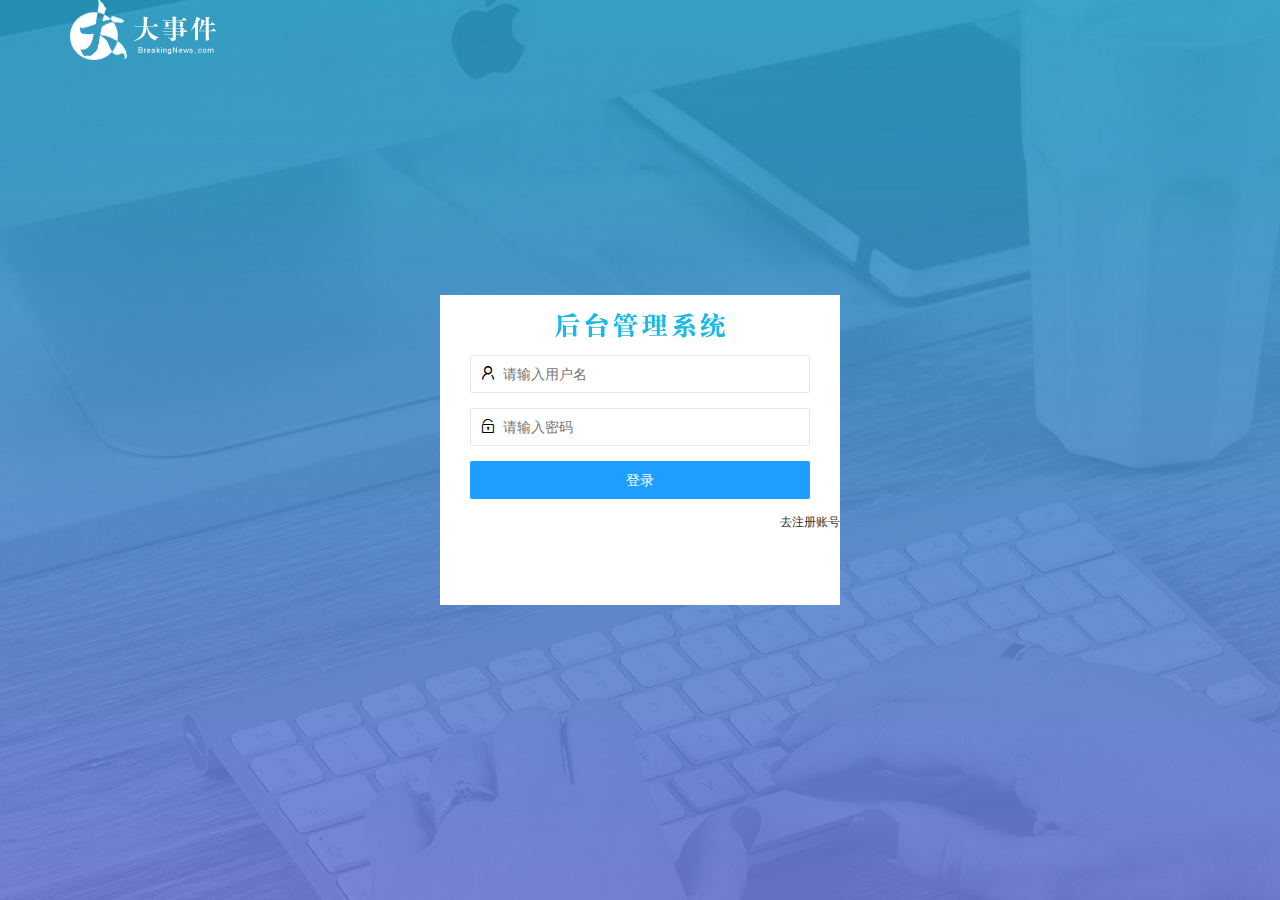
<file: login.html>
<!DOCTYPE html>
<html lang="en">

<head>
    <meta charset="UTF-8">
    <meta name="viewport" content="width=device-width, initial-scale=1.0">
    <meta http-equiv="X-UA-Compatible" content="ie=edge">
    <title>登录画面</title>
    <!-- 导入layui样式-->
    <link rel="stylesheet" href="/assets/lib/layui/css/layui.css">
    <!-- 自己样式 -->
    <link rel="stylesheet" href="/assets/css/login.css">
</head>

<body>

    <!-- 头部logo区域 -->
    <div class="layui-main">
        <img src="/assets/images/logo.png" alt="">
    </div>

    <!-- 登录区域 -->
    <div class="loginAndRegBox">

        <div class="test"></div>
        <!-- 登录div -->
        <div class="login-box">

            <form class="layui-form" id="form_login">
                <!-- 用户名 -->
                <div class="layui-form-item">
                    <i class="layui-icon layui-icon-username"></i>
                    <input type="text" name="username" required lay-verify="required" placeholder="请输入用户名" autocomplete="off" class="layui-input">
                </div>
                <!-- 密码 -->
                <div class="layui-form-item">
                    <i class="layui-icon layui-icon-password"></i>
                    <input type="password" name="password" required lay-verify="required|pwd" placeholder="请输入密码" autocomplete="off" class="layui-input">
                </div>
                <!-- 登录按钮 -->
                <div class="layui-form-item">

                    <button class="layui-btn layui-btn-fluid lay-submit layui-btn-normal" lay-submit lay-filter="formDemo">登录</button>

                </div>



            </form>
            <div class="layui-form-item links">
                <a href="javascript:;" id="link_reg">去注册账号</a>
            </div>

        </div>
        <!-- 注册div -->
        <div class="reg-box">

            <form class="layui-form" id="form_reg">
                <!-- 用户名 -->
                <div class="layui-form-item">
                    <i class="layui-icon layui-icon-username"></i>
                    <input type="text" name="username" required lay-verify="required" placeholder="请输入用户名" autocomplete="off" class="layui-input">
                </div>
                <!-- 密码 -->
                <div class="layui-form-item">
                    <i class="layui-icon layui-icon-password"></i>
                    <input type="password" name="password" required lay-verify="required|pwd" placeholder="请输入密码" autocomplete="off" class="layui-input">
                </div>

                <!-- 确认密码 -->
                <div class="layui-form-item">
                    <i class="layui-icon layui-icon-password"></i>
                    <input type="password" name="password" required lay-verify="required|pwd|repwd" placeholder="请再次输入密码" autocomplete="off" class="layui-input">
                </div>

                <!-- 注册按钮 -->
                <div class="layui-form-item">

                    <button class="layui-btn layui-btn-fluid lay-submit layui-btn-normal" lay-submit lay-filter="formDemo">注册</button>

                </div>



            </form>

            <div class="layui-form-item links">

                <a href="javascript:;" id="link_login">去登录</a>

            </div>



        </div>

    </div>

    <!-- 导入layui的js文件 -->
    <script src="assets/lib/layui/layui.all.js"></script>

    <!-- 导入jquery -->
    <script src="/assets/lib/jquery.js"></script>

    <!-- 导入baseAPI.JS -->
    <script src="assets/js/baseAPI.js"></script>
    <!-- 导入自己的JavaScript脚本 -->
    <script src="assets/js/login.js"></script>


</body>

</html>
</file>
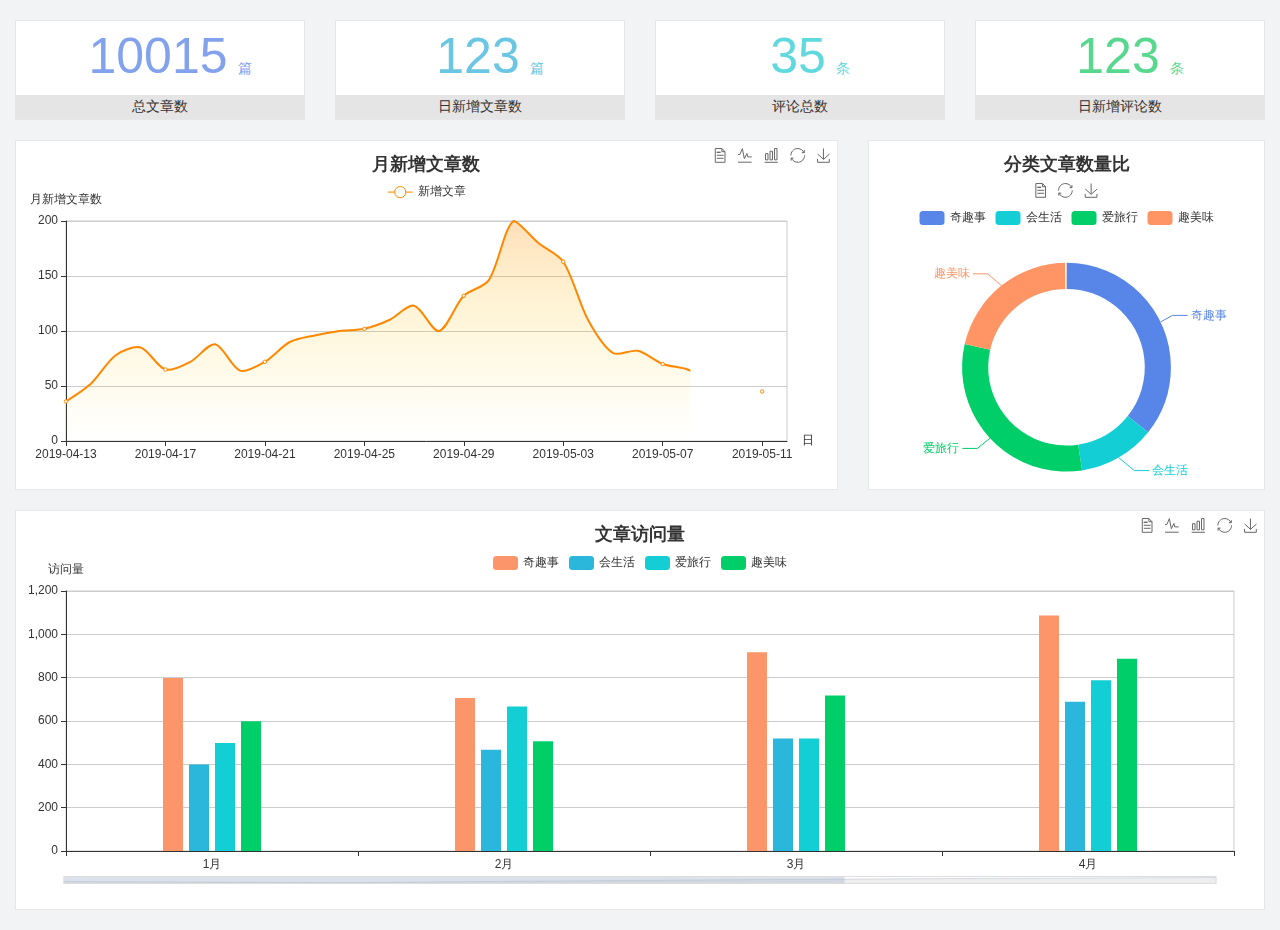
<file: home/dashboard.html>
<!DOCTYPE html>
<html lang="en">

<head>
  <meta charset="UTF-8">
  <meta name="viewport" content="width=device-width, initial-scale=1.0">
  <meta http-equiv="X-UA-Compatible" content="ie=edge">
  <title>图表统计</title>
  <link rel="stylesheet" href="../../assets/lib/bootstrap.css" />
  <link rel="stylesheet" href="../../assets/lib/main.css" />
  <script src="../../assets/lib/jquery.js"></script>
  <script type="text/javascript" src="../../assets/lib/echarts.min.js"></script>
</head>

<body>
  <div class="container-fluid">
    <div class="row spannel_list">
      <div class="col-sm-3 col-xs-6">
        <div class="spannel">
          <em>10015</em><span>篇</span>
          <b>总文章数</b>
        </div>
      </div>
      <div class="col-sm-3 col-xs-6">
        <div class="spannel scolor01">
          <em>123</em><span>篇</span>
          <b>日新增文章数</b>
        </div>
      </div>
      <div class="col-sm-3 col-xs-6">
        <div class="spannel scolor02">
          <em>35</em><span>条</span>
          <b>评论总数</b>
        </div>
      </div>
      <div class="col-sm-3 col-xs-6">
        <div class="spannel scolor03">
          <em>123</em><span>条</span>
          <b>日新增评论数</b>
        </div>
      </div>
    </div>
  </div>

  <div class="container-fluid">
    <div class="row curve-pie">
      <div class="col-lg-8 col-md-8">
        <div class="gragh_pannel" id="curve_show"></div>
      </div>
      <div class="col-lg-4 col-md-4">
        <div class="gragh_pannel" id="pie_show"></div>
      </div>
    </div>
  </div>

  <div class="container-fluid">
    <div class="column_pannel" id="column_show"></div>
  </div>

  <script>
    var oChart = echarts.init(document.getElementById('curve_show'));
    var aList_all = [
      { 'count': 36, 'date': '2019-04-13' },
      { 'count': 52, 'date': '2019-04-14' },
      { 'count': 78, 'date': '2019-04-15' },
      { 'count': 85, 'date': '2019-04-16' },
      { 'count': 65, 'date': '2019-04-17' },
      { 'count': 72, 'date': '2019-04-18' },
      { 'count': 88, 'date': '2019-04-19' },
      { 'count': 64, 'date': '2019-04-20' },
      { 'count': 72, 'date': '2019-04-21' },
      { 'count': 90, 'date': '2019-04-22' },
      { 'count': 96, 'date': '2019-04-23' },
      { 'count': 100, 'date': '2019-04-24' },
      { 'count': 102, 'date': '2019-04-25' },
      { 'count': 110, 'date': '2019-04-26' },
      { 'count': 123, 'date': '2019-04-27' },
      { 'count': 100, 'date': '2019-04-28' },
      { 'count': 132, 'date': '2019-04-29' },
      { 'count': 146, 'date': '2019-04-30' },
      { 'count': 200, 'date': '2019-05-01' },
      { 'count': 180, 'date': '2019-05-02' },
      { 'count': 163, 'date': '2019-05-03' },
      { 'count': 110, 'date': '2019-05-04' },
      { 'count': 80, 'date': '2019-05-05' },
      { 'count': 82, 'date': '2019-05-06' },
      { 'count': 70, 'date': '2019-05-07' },
      { 'count': 65, 'date': '2019-05-08' },
      { 'count': 54, 'date': '2019-05-09' },
      { 'count': 40, 'date': '2019-05-10' },
      { 'count': 45, 'date': '2019-05-11' },
      { 'count': 38, 'date': '2019-05-12' },
    ];

    let aCount = [];
    let aDate = [];

    for (var i = 0; i < aList_all.length; i++) {
      aCount.push(aList_all[i].count);
      aDate.push(aList_all[i].date);
    }

    var chartopt = {
      title: {
        text: '月新增文章数',
        left: 'center',
        top: '10'
      },
      tooltip: {
        trigger: 'axis'
      },
      legend: {
        data: ['新增文章'],
        top: '40'
      },
      toolbox: {
        show: true,
        feature: {
          mark: { show: true },
          dataView: { show: true, readOnly: false },
          magicType: { show: true, type: ['line', 'bar'] },
          restore: { show: true },
          saveAsImage: { show: true }
        }
      },
      calculable: true,
      xAxis: [
        {
          name: '日',
          type: 'category',
          boundaryGap: false,
          data: aDate
        }
      ],
      yAxis: [
        {
          name: '月新增文章数',
          type: 'value'
        }
      ],
      series: [
        {
          name: '新增文章',
          type: 'line',
          smooth: true,
          itemStyle: { normal: { areaStyle: { type: 'default' }, color: '#f80' }, lineStyle: { color: '#f80' } },
          data: aCount
        }],
      areaStyle: {
        normal: {
          color: new echarts.graphic.LinearGradient(0, 0, 0, 1, [{
            offset: 0,
            color: 'rgba(255,136,0,0.39)'
          }, {
            offset: .34,
            color: 'rgba(255,180,0,0.25)'
          }, {
            offset: 1,
            color: 'rgba(255,222,0,0.00)'
          }])

        }
      },
      grid: {
        show: true,
        x: 50,
        x2: 50,
        y: 80,
        height: 220
      }
    };

    oChart.setOption(chartopt);


    var oPie = echarts.init(document.getElementById('pie_show'));
    var oPieopt =
    {
      title: {
        top: 10,
        text: '分类文章数量比',
        x: 'center'
      },
      tooltip: {
        trigger: 'item',
        formatter: "{a} <br/>{b} : {c} ({d}%)"
      },
      color: ['#5885e8', '#13cfd5', '#00ce68', '#ff9565'],
      legend: {
        x: 'center',
        top: 65,
        data: ['奇趣事', '会生活', '爱旅行', '趣美味']
      },
      toolbox: {
        show: true,
        x: 'center',
        top: 35,
        feature: {
          mark: { show: true },
          dataView: { show: true, readOnly: false },
          magicType: {
            show: true,
            type: ['pie', 'funnel'],
            option: {
              funnel: {
                x: '25%',
                width: '50%',
                funnelAlign: 'left',
                max: 1548
              }
            }
          },
          restore: { show: true },
          saveAsImage: { show: true }
        }
      },
      calculable: true,
      series: [
        {
          name: '访问来源',
          type: 'pie',
          radius: ['45%', '60%'],
          center: ['50%', '65%'],
          data: [
            { value: 300, name: '奇趣事' },
            { value: 100, name: '会生活' },
            { value: 260, name: '爱旅行' },
            { value: 180, name: '趣美味' }
          ]
        }
      ]
    };
    oPie.setOption(oPieopt);



    var oColumn = this.echarts.init(document.getElementById('column_show'));
    var oColumnopt =
    {
      title: {
        text: '文章访问量',
        left: 'center',
        top: '10'
      },
      tooltip: {
        trigger: 'axis'
      },
      legend: {
        data: ['奇趣事', '会生活', '爱旅行', '趣美味'],
        top: '40'
      },
      toolbox: {
        show: true,
        feature: {
          mark: { show: true },
          dataView: { show: true, readOnly: false },
          magicType: { show: true, type: ['line', 'bar'] },
          restore: { show: true },
          saveAsImage: { show: true }
        }
      },
      calculable: true,
      xAxis: [
        {
          type: 'category',
          data: ['1月', '2月', '3月', '4月', '5月']
        }
      ],
      yAxis: [
        {
          name: '访问量',
          type: 'value'
        }
      ],
      series: [
        {
          name: '奇趣事',
          type: 'bar',
          barWidth: 20,
          itemStyle: {
            normal: { areaStyle: { type: 'default' }, color: '#fd956a' }
          },
          data: [800, 708, 920, 1090, 1200]
        },
        {
          name: '会生活',
          type: 'bar',
          barWidth: 20,
          itemStyle: {
            normal: { areaStyle: { type: 'default' }, color: '#2bb6db' }
          },
          data: [400, 468, 520, 690, 800]
        },
        {
          name: '爱旅行',
          type: 'bar',
          barWidth: 20,
          itemStyle: {
            normal: { areaStyle: { type: 'default' }, color: '#13cfd5' }
          },
          data: [500, 668, 520, 790, 900]
        },
        {
          name: '趣美味',
          type: 'bar',
          barWidth: 20,
          itemStyle: {
            normal: { areaStyle: { type: 'default' }, color: '#00ce68' }
          },
          data: [600, 508, 720, 890, 1000]
        }
      ],
      grid: {
        show: true,
        x: 50,
        x2: 30,
        y: 80,
        height: 260
      },
      dataZoom: [//给x轴设置滚动条
        {
          start: 0,//默认为0
          end: 100 - 1000 / 31,//默认为100
          type: 'slider',
          show: true,
          xAxisIndex: [0],
          handleSize: 0,//滑动条的 左右2个滑动条的大小
          height: 8,//组件高度
          left: 45, //左边的距离
          right: 50,//右边的距离
          bottom: 26,//右边的距离
          handleColor: '#ddd',//h滑动图标的颜色
          handleStyle: {
            borderColor: "#cacaca",
            borderWidth: "1",
            shadowBlur: 2,
            background: "#ddd",
            shadowColor: "#ddd",
          }
        }]
    };
    oColumn.setOption(oColumnopt);
  </script>
</body>

</html>
</file>
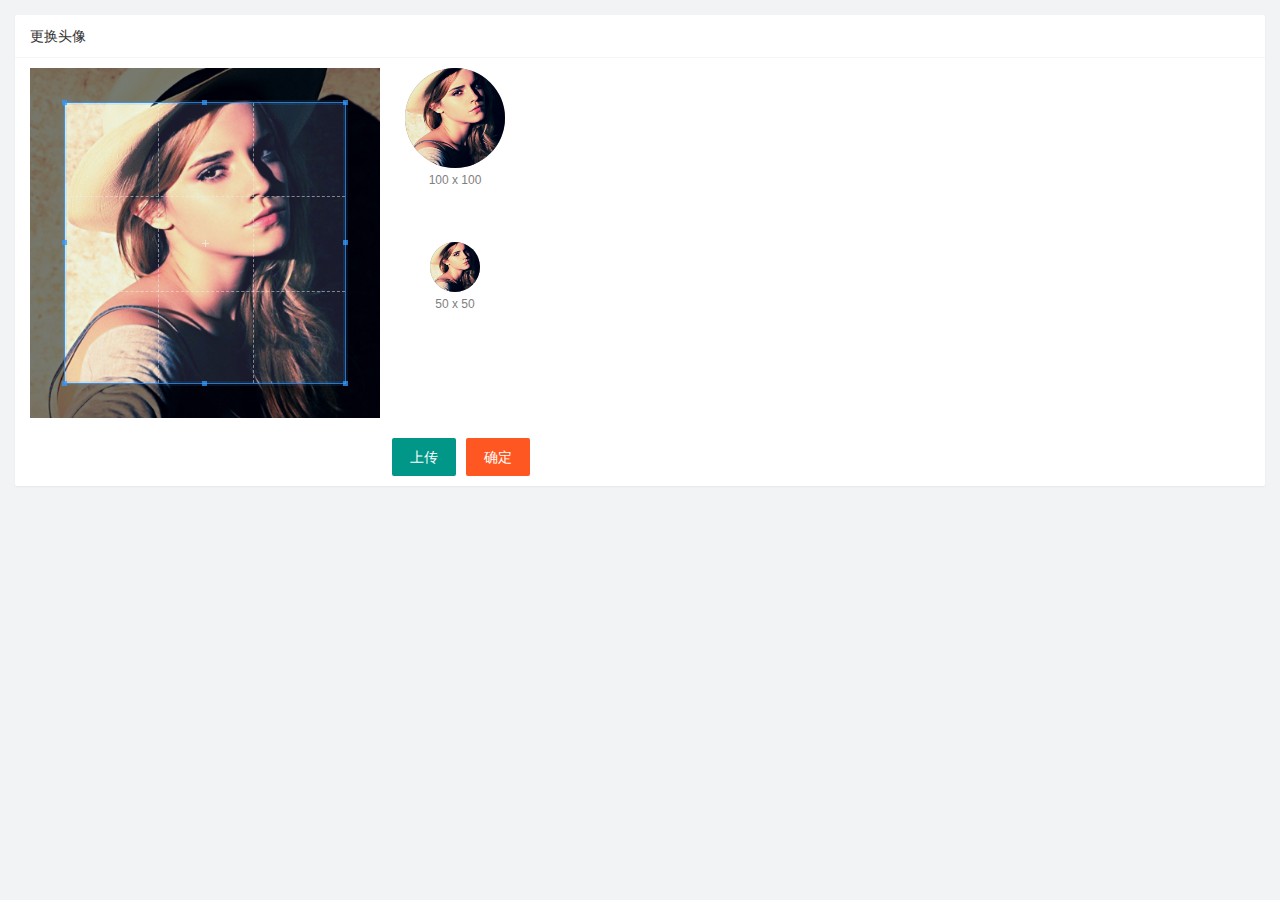
<file: user/user_avatar.html>
<!DOCTYPE html>
<html lang="en">

<head>
    <meta charset="UTF-8" />
    <meta name="viewport" content="width=device-width, initial-scale=1.0" />
    <title>Document</title>
    <link rel="stylesheet" href="/assets/lib/layui/css/layui.css" />
    <link rel="stylesheet" href="/assets/lib/cropper/cropper.css" />
    <link rel="stylesheet" href="/assets/css/user/user_avatar.css" />
</head>

<body>
    <!-- 卡片区域 -->
    <div class="layui-card">
        <div class="layui-card-header">更换头像</div>
        <div class="layui-card-body">
            <!-- 第一行的图片裁剪和预览区域 -->
            <div class="row1">
                <!-- 图片裁剪区域 -->
                <div class="cropper-box">
                    <!-- 这个 img 标签很重要，将来会把它初始化为裁剪区域 -->
                    <img id="image" src="/assets/images/sample.jpg" />
                </div>
                <!-- 图片的预览区域 -->
                <div class="preview-box">
                    <div>
                        <!-- 宽高为 100px 的预览区域 -->
                        <div class="img-preview w100"></div>
                        <p class="size">100 x 100</p>
                    </div>
                    <div>
                        <!-- 宽高为 50px 的预览区域 -->
                        <div class="img-preview w50"></div>
                        <p class="size">50 x 50</p>
                    </div>
                </div>
            </div>

            <!-- 第二行的按钮区域 -->
            <div class="row2">
                <!-- 通过 accept 属性，可以指定，允许用户选择什么类型的文件 -->
                <input type="file" id="file" accept="image/png,image/jpeg" />
                <button type="button" class="layui-btn" id="btnChooseImage">上传</button>
                <button type="button" class="layui-btn layui-btn-danger" id="btnUpload">确定</button>
            </div>
        </div>
    </div>

    <script src="/assets/lib/layui/layui.all.js"></script>
    <script src="/assets/lib/jquery.js"></script>
    <script src="/assets/lib/cropper/Cropper.js"></script>
    <script src="/assets/lib/cropper/jquery-cropper.js"></script>
    <script src="/assets/js/baseAPI.js"></script>
    <script src="/assets/js/user/user_avatar.js"></script>
</body>

</html>
</file>
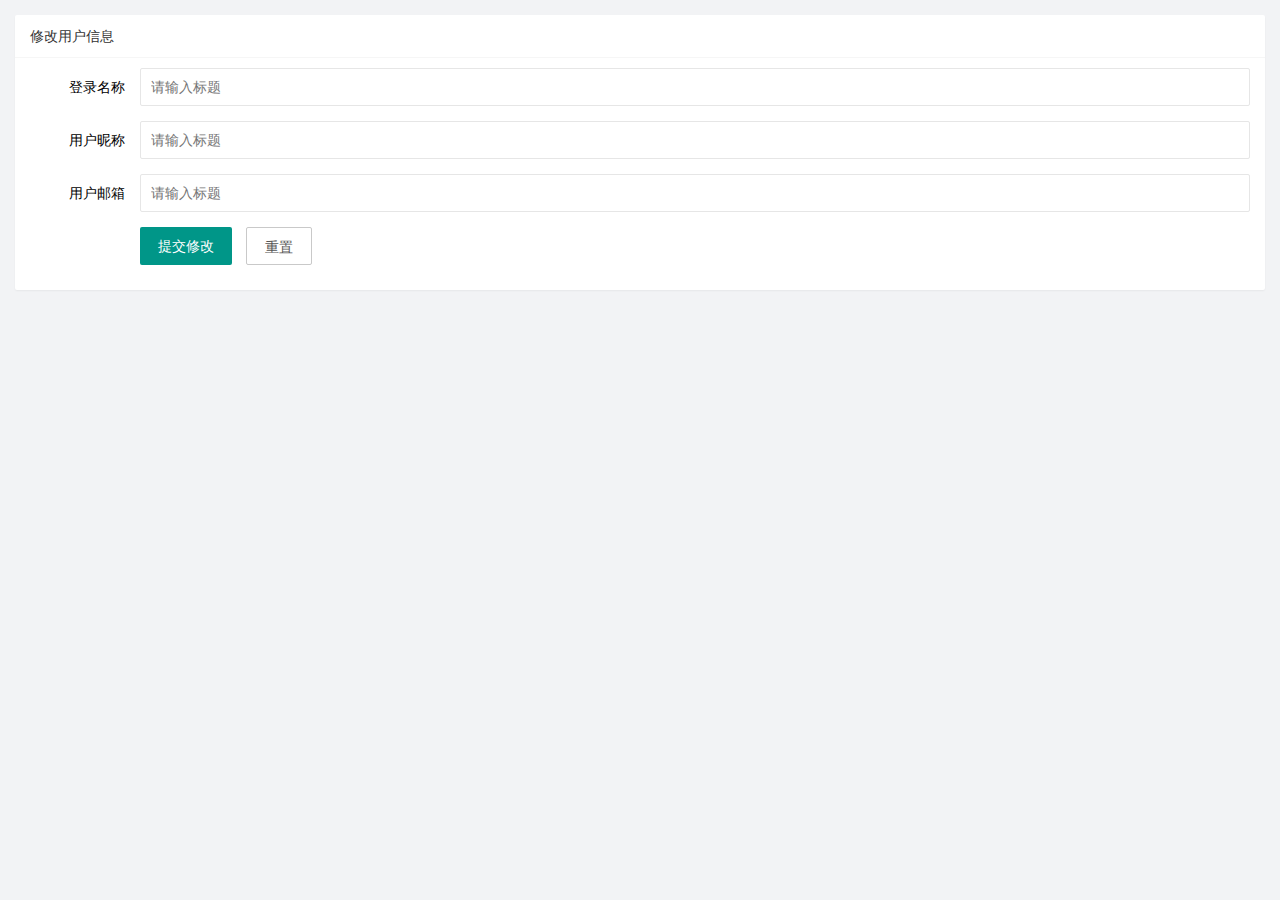
<file: user/user_info.html>
<!DOCTYPE html>
<html lang="en">

<head>
    <meta charset="UTF-8">
    <meta name="viewport" content="width=device-width, initial-scale=1.0">
    <meta http-equiv="X-UA-Compatible" content="ie=edge">
    <title>用户信息</title>
    <!-- 导入layui样式 -->
    <link rel="stylesheet" href="/assets/lib/layui/css/layui.css">
    <!-- 导入自己的样式 -->
    <link rel="stylesheet" href="/assets/css/user/user_info.css">
</head>

<body>
    <!-- 卡片区域 -->
    <div class="layui-card">
        <div class="layui-card-header">修改用户信息</div>
        <div class="layui-card-body">

            <form class="layui-form" lay-filter="formUserinfo">
                <!-- 这是隐藏域 -->
                <input type="hidden" name="id" value="" />
                <div class="layui-form-item">
                    <label class="layui-form-label">登录名称</label>
                    <div class="layui-input-block">
                        <input type="text" name="username" required lay-verify="required" placeholder="请输入标题" autocomplete="off" class="layui-input" readonly>
                    </div>
                </div>

                <div class="layui-form-item">
                    <label class="layui-form-label">用户昵称</label>
                    <div class="layui-input-block">
                        <input type="text" name="nickname" required lay-verify="required|nickname" placeholder="请输入标题" autocomplete="off" class="layui-input">
                    </div>
                </div>

                <div class="layui-form-item">
                    <label class="layui-form-label">用户邮箱</label>
                    <div class="layui-input-block">
                        <input type="text" name="email" required lay-verify="required" placeholder="请输入标题" autocomplete="off" class="layui-input">
                    </div>
                </div>

                <div class="layui-form-item">
                    <div class="layui-input-block">
                        <button class="layui-btn" lay-submit lay-filter="formDemo">提交修改</button>
                        <button type="reset" class="layui-btn layui-btn-primary" id="btnReset"> 重置</button>
                    </div>
                </div>

                <!-- 导入layui的js -->
                <script src="/assets/lib/layui/layui.all.js"></script>
                <!-- 导入jquery -->
                <script src="/assets/lib/jquery.js"></script>
                <!-- 导入baseAPI -->
                <script src="/assets/js/baseAPI.js"></script>
                <!-- 导入自己的js -->
                <script src="/assets/js/user/user_info.js"></script>

            </form>
        </div>
    </div>

</body>

</html>
</file>
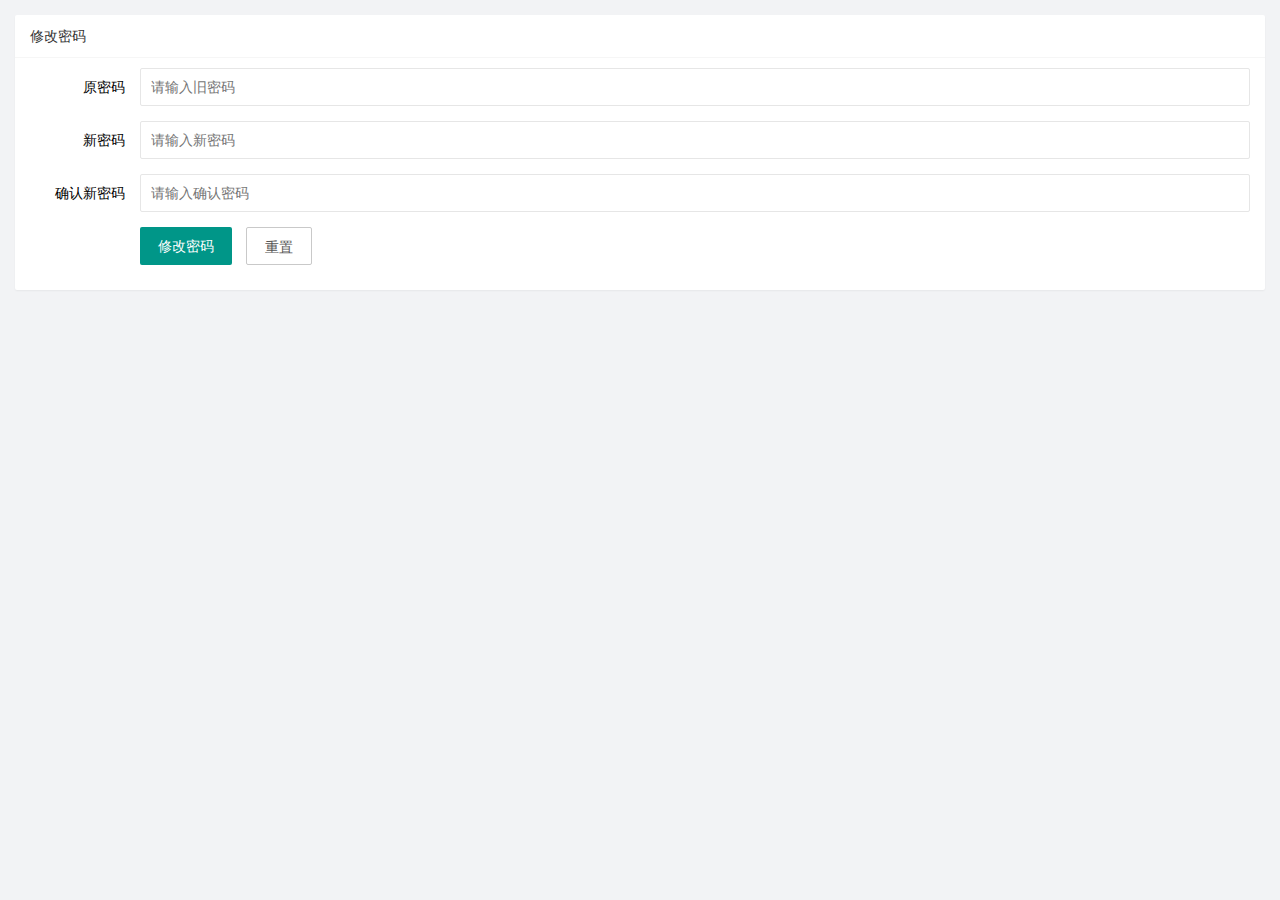
<file: user/user_pwd.html>
<!DOCTYPE html>
<html lang="en">

<head>
    <meta charset="UTF-8">
    <meta name="viewport" content="width=device-width, initial-scale=1.0">
    <meta http-equiv="X-UA-Compatible" content="ie=edge">
    <title>修改密码</title>
    <link rel="stylesheet" href="/assets/lib/layui/css/layui.css">
    <link rel="stylesheet" href="/assets/css/user/user_pwd.css">
</head>

<body>

    <div class="layui-card">
        <div class="layui-card-header">修改密码</div>
        <div class="layui-card-body">
            <form class="layui-form">
                <div class="layui-form-item">
                    <label class="layui-form-label">原密码</label>
                    <div class="layui-input-block">
                        <input type="password" name="oldPwd" required lay-verify="required|pwd" placeholder="请输入旧密码" autocomplete="off" class="layui-input">
                    </div>
                </div>

                <div class="layui-form-item">
                    <label class="layui-form-label">新密码</label>
                    <div class="layui-input-block">
                        <input type="password" name="newPwd" required lay-verify="required|pwd|samepwd" placeholder="请输入新密码" autocomplete="off" class="layui-input">
                    </div>
                </div>

                <div class="layui-form-item">
                    <label class="layui-form-label">确认新密码</label>
                    <div class="layui-input-block">
                        <input type="password" name="rePwd" required lay-verify="required|pwd|repwd" placeholder="请输入确认密码" autocomplete="off" class="layui-input">
                    </div>
                </div>

                <div class="layui-form-item">
                    <div class="layui-input-block">
                        <button class="layui-btn" lay-submit lay-filter="formDemo">修改密码</button>
                        <button type="reset" class="layui-btn layui-btn-primary">重置</button>
                    </div>
                </div>
            </form>
        </div>
    </div>


    <!-- 导入layui的js -->
    <script src="/assets/lib/layui/layui.all.js"></script>
    <!-- 导入jquery -->
    <script src="/assets/lib/jquery.js"></script>
    <!-- 导入baseAPI -->
    <script src="/assets/js/baseAPI.js"></script>
    <!-- 导入自己js -->
    <script src="/assets/js/user/user_pwd.js"></script>

</body>

</html>
</file>
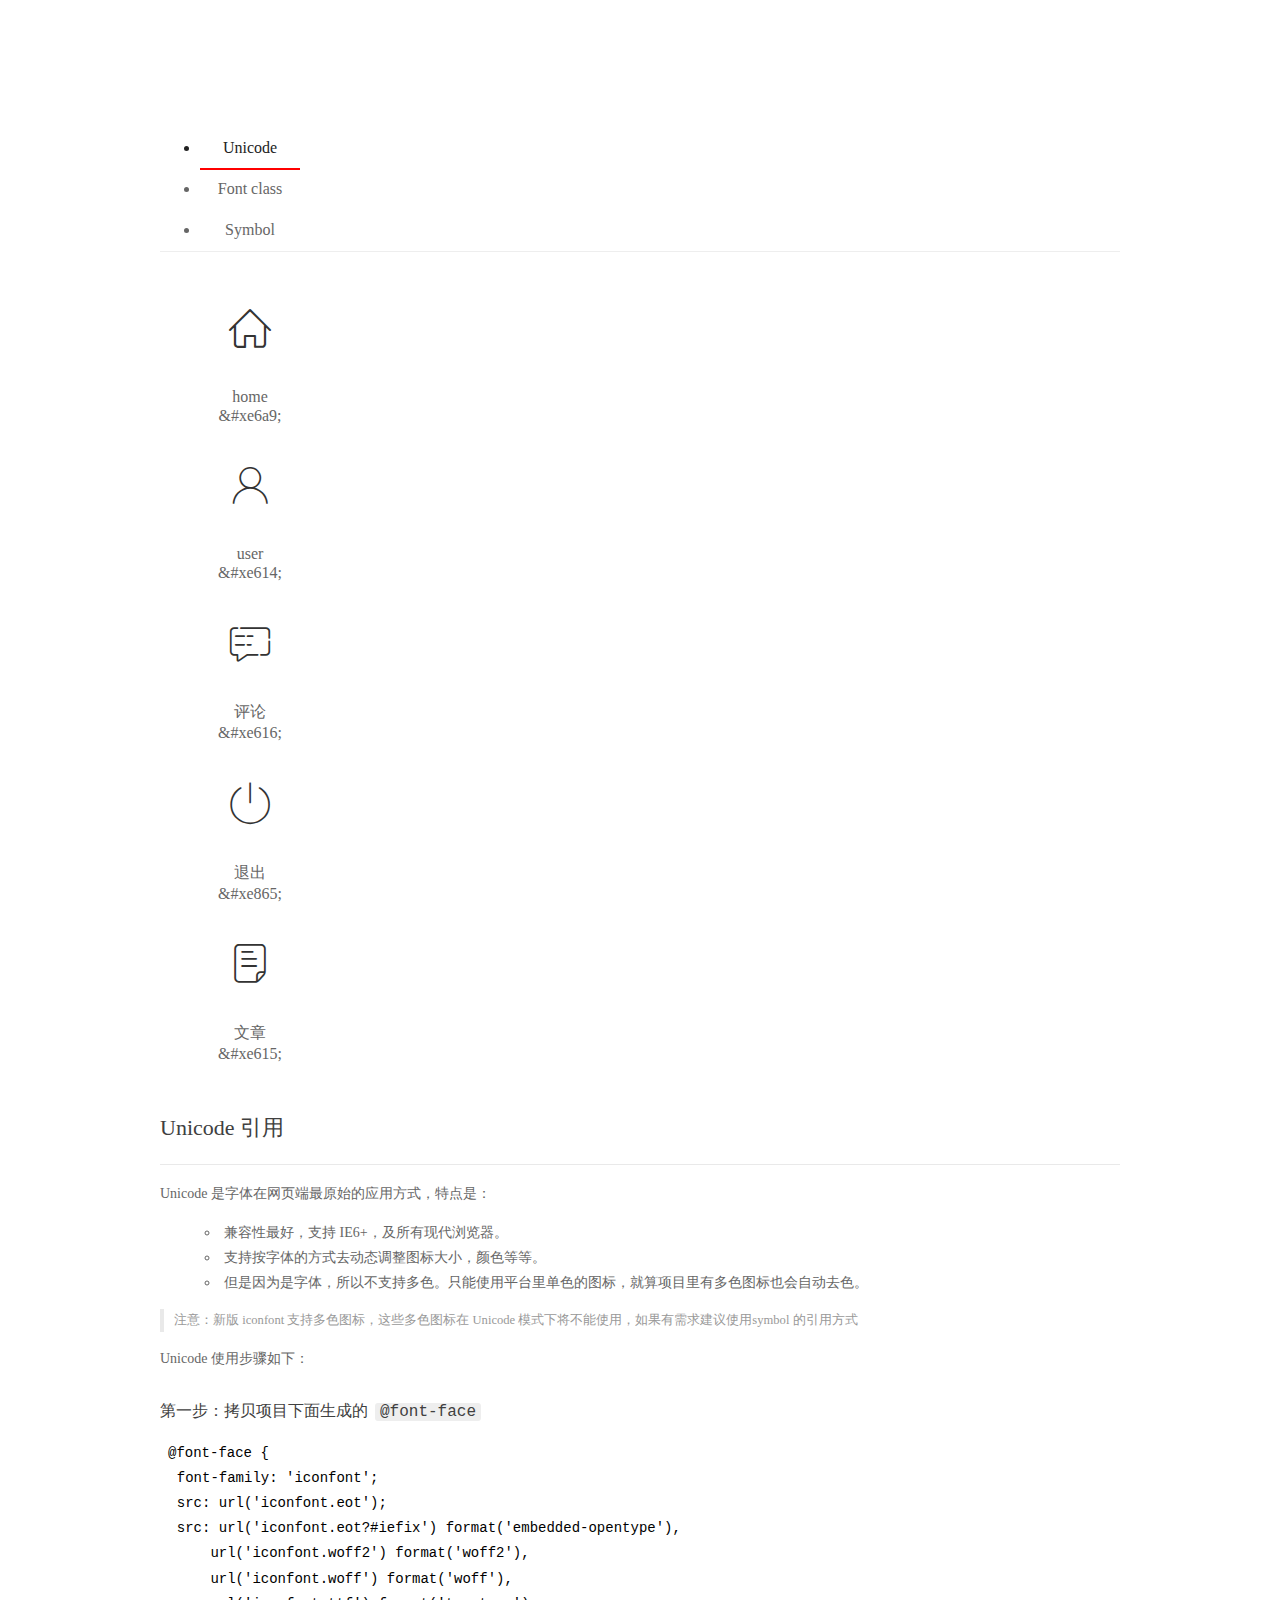
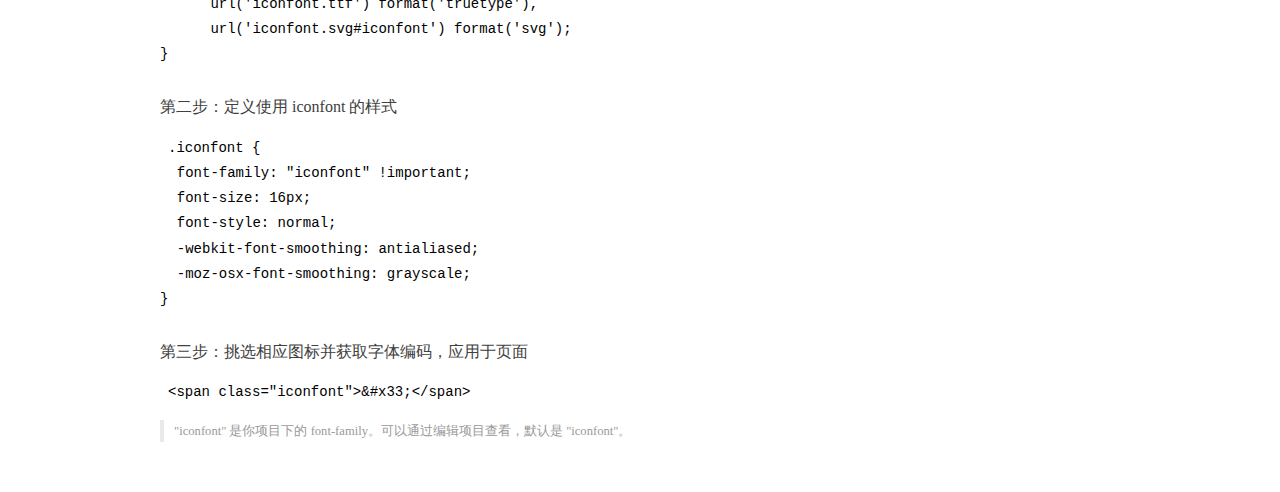
<file: assets/fonts/demo_index.html>
<!DOCTYPE html>
<html>
<head>
  <meta charset="utf-8"/>
  <title>IconFont Demo</title>
  <link rel="shortcut icon" href="https://gtms04.alicdn.com/tps/i4/TB1_oz6GVXXXXaFXpXXJDFnIXXX-64-64.ico" type="image/x-icon"/>
  <link rel="stylesheet" href="https://g.alicdn.com/thx/cube/1.3.2/cube.min.css">
  <link rel="stylesheet" href="demo.css">
  <link rel="stylesheet" href="iconfont.css">
  <script src="iconfont.js"></script>
  <!-- jQuery -->
  <script src="https://a1.alicdn.com/oss/uploads/2018/12/26/7bfddb60-08e8-11e9-9b04-53e73bb6408b.js"></script>
  <!-- 代码高亮 -->
  <script src="https://a1.alicdn.com/oss/uploads/2018/12/26/a3f714d0-08e6-11e9-8a15-ebf944d7534c.js"></script>
</head>
<body>
  <div class="main">
    <h1 class="logo"><a href="https://www.iconfont.cn/" title="iconfont 首页" target="_blank">&#xe86b;</a></h1>
    <div class="nav-tabs">
      <ul id="tabs" class="dib-box">
        <li class="dib active"><span>Unicode</span></li>
        <li class="dib"><span>Font class</span></li>
        <li class="dib"><span>Symbol</span></li>
      </ul>
      
    </div>
    <div class="tab-container">
      <div class="content unicode" style="display: block;">
          <ul class="icon_lists dib-box">
          
            <li class="dib">
              <span class="icon iconfont">&#xe6a9;</span>
                <div class="name">home</div>
                <div class="code-name">&amp;#xe6a9;</div>
              </li>
          
            <li class="dib">
              <span class="icon iconfont">&#xe614;</span>
                <div class="name">user</div>
                <div class="code-name">&amp;#xe614;</div>
              </li>
          
            <li class="dib">
              <span class="icon iconfont">&#xe616;</span>
                <div class="name">评论</div>
                <div class="code-name">&amp;#xe616;</div>
              </li>
          
            <li class="dib">
              <span class="icon iconfont">&#xe865;</span>
                <div class="name">退出</div>
                <div class="code-name">&amp;#xe865;</div>
              </li>
          
            <li class="dib">
              <span class="icon iconfont">&#xe615;</span>
                <div class="name">文章</div>
                <div class="code-name">&amp;#xe615;</div>
              </li>
          
          </ul>
          <div class="article markdown">
          <h2 id="unicode-">Unicode 引用</h2>
          <hr>

          <p>Unicode 是字体在网页端最原始的应用方式，特点是：</p>
          <ul>
            <li>兼容性最好，支持 IE6+，及所有现代浏览器。</li>
            <li>支持按字体的方式去动态调整图标大小，颜色等等。</li>
            <li>但是因为是字体，所以不支持多色。只能使用平台里单色的图标，就算项目里有多色图标也会自动去色。</li>
          </ul>
          <blockquote>
            <p>注意：新版 iconfont 支持多色图标，这些多色图标在 Unicode 模式下将不能使用，如果有需求建议使用symbol 的引用方式</p>
          </blockquote>
          <p>Unicode 使用步骤如下：</p>
          <h3 id="-font-face">第一步：拷贝项目下面生成的 <code>@font-face</code></h3>
<pre><code class="language-css"
>@font-face {
  font-family: 'iconfont';
  src: url('iconfont.eot');
  src: url('iconfont.eot?#iefix') format('embedded-opentype'),
      url('iconfont.woff2') format('woff2'),
      url('iconfont.woff') format('woff'),
      url('iconfont.ttf') format('truetype'),
      url('iconfont.svg#iconfont') format('svg');
}
</code></pre>
          <h3 id="-iconfont-">第二步：定义使用 iconfont 的样式</h3>
<pre><code class="language-css"
>.iconfont {
  font-family: "iconfont" !important;
  font-size: 16px;
  font-style: normal;
  -webkit-font-smoothing: antialiased;
  -moz-osx-font-smoothing: grayscale;
}
</code></pre>
          <h3 id="-">第三步：挑选相应图标并获取字体编码，应用于页面</h3>
<pre>
<code class="language-html"
>&lt;span class="iconfont"&gt;&amp;#x33;&lt;/span&gt;
</code></pre>
          <blockquote>
            <p>"iconfont" 是你项目下的 font-family。可以通过编辑项目查看，默认是 "iconfont"。</p>
          </blockquote>
          </div>
      </div>
      <div class="content font-class">
        <ul class="icon_lists dib-box">
          
          <li class="dib">
            <span class="icon iconfont icon-home"></span>
            <div class="name">
              home
            </div>
            <div class="code-name">.icon-home
            </div>
          </li>
          
          <li class="dib">
            <span class="icon iconfont icon-user"></span>
            <div class="name">
              user
            </div>
            <div class="code-name">.icon-user
            </div>
          </li>
          
          <li class="dib">
            <span class="icon iconfont icon-pinglun"></span>
            <div class="name">
              评论
            </div>
            <div class="code-name">.icon-pinglun
            </div>
          </li>
          
          <li class="dib">
            <span class="icon iconfont icon-tuichu"></span>
            <div class="name">
              退出
            </div>
            <div class="code-name">.icon-tuichu
            </div>
          </li>
          
          <li class="dib">
            <span class="icon iconfont icon-16"></span>
            <div class="name">
              文章
            </div>
            <div class="code-name">.icon-16
            </div>
          </li>
          
        </ul>
        <div class="article markdown">
        <h2 id="font-class-">font-class 引用</h2>
        <hr>

        <p>font-class 是 Unicode 使用方式的一种变种，主要是解决 Unicode 书写不直观，语意不明确的问题。</p>
        <p>与 Unicode 使用方式相比，具有如下特点：</p>
        <ul>
          <li>兼容性良好，支持 IE8+，及所有现代浏览器。</li>
          <li>相比于 Unicode 语意明确，书写更直观。可以很容易分辨这个 icon 是什么。</li>
          <li>因为使用 class 来定义图标，所以当要替换图标时，只需要修改 class 里面的 Unicode 引用。</li>
          <li>不过因为本质上还是使用的字体，所以多色图标还是不支持的。</li>
        </ul>
        <p>使用步骤如下：</p>
        <h3 id="-fontclass-">第一步：引入项目下面生成的 fontclass 代码：</h3>
<pre><code class="language-html">&lt;link rel="stylesheet" href="./iconfont.css"&gt;
</code></pre>
        <h3 id="-">第二步：挑选相应图标并获取类名，应用于页面：</h3>
<pre><code class="language-html">&lt;span class="iconfont icon-xxx"&gt;&lt;/span&gt;
</code></pre>
        <blockquote>
          <p>"
            iconfont" 是你项目下的 font-family。可以通过编辑项目查看，默认是 "iconfont"。</p>
        </blockquote>
      </div>
      </div>
      <div class="content symbol">
          <ul class="icon_lists dib-box">
          
            <li class="dib">
                <svg class="icon svg-icon" aria-hidden="true">
                  <use xlink:href="#icon-home"></use>
                </svg>
                <div class="name">home</div>
                <div class="code-name">#icon-home</div>
            </li>
          
            <li class="dib">
                <svg class="icon svg-icon" aria-hidden="true">
                  <use xlink:href="#icon-user"></use>
                </svg>
                <div class="name">user</div>
                <div class="code-name">#icon-user</div>
            </li>
          
            <li class="dib">
                <svg class="icon svg-icon" aria-hidden="true">
                  <use xlink:href="#icon-pinglun"></use>
                </svg>
                <div class="name">评论</div>
                <div class="code-name">#icon-pinglun</div>
            </li>
          
            <li class="dib">
                <svg class="icon svg-icon" aria-hidden="true">
                  <use xlink:href="#icon-tuichu"></use>
                </svg>
                <div class="name">退出</div>
                <div class="code-name">#icon-tuichu</div>
            </li>
          
            <li class="dib">
                <svg class="icon svg-icon" aria-hidden="true">
                  <use xlink:href="#icon-16"></use>
                </svg>
                <div class="name">文章</div>
                <div class="code-name">#icon-16</div>
            </li>
          
          </ul>
          <div class="article markdown">
          <h2 id="symbol-">Symbol 引用</h2>
          <hr>

          <p>这是一种全新的使用方式，应该说这才是未来的主流，也是平台目前推荐的用法。相关介绍可以参考这篇<a href="">文章</a>
            这种用法其实是做了一个 SVG 的集合，与另外两种相比具有如下特点：</p>
          <ul>
            <li>支持多色图标了，不再受单色限制。</li>
            <li>通过一些技巧，支持像字体那样，通过 <code>font-size</code>, <code>color</code> 来调整样式。</li>
            <li>兼容性较差，支持 IE9+，及现代浏览器。</li>
            <li>浏览器渲染 SVG 的性能一般，还不如 png。</li>
          </ul>
          <p>使用步骤如下：</p>
          <h3 id="-symbol-">第一步：引入项目下面生成的 symbol 代码：</h3>
<pre><code class="language-html">&lt;script src="./iconfont.js"&gt;&lt;/script&gt;
</code></pre>
          <h3 id="-css-">第二步：加入通用 CSS 代码（引入一次就行）：</h3>
<pre><code class="language-html">&lt;style&gt;
.icon {
  width: 1em;
  height: 1em;
  vertical-align: -0.15em;
  fill: currentColor;
  overflow: hidden;
}
&lt;/style&gt;
</code></pre>
          <h3 id="-">第三步：挑选相应图标并获取类名，应用于页面：</h3>
<pre><code class="language-html">&lt;svg class="icon" aria-hidden="true"&gt;
  &lt;use xlink:href="#icon-xxx"&gt;&lt;/use&gt;
&lt;/svg&gt;
</code></pre>
          </div>
      </div>

    </div>
  </div>
  <script>
  $(document).ready(function () {
      $('.tab-container .content:first').show()

      $('#tabs li').click(function (e) {
        var tabContent = $('.tab-container .content')
        var index = $(this).index()

        if ($(this).hasClass('active')) {
          return
        } else {
          $('#tabs li').removeClass('active')
          $(this).addClass('active')

          tabContent.hide().eq(index).fadeIn()
        }
      })
    })
  </script>
</body>
</html>
</file>
<file: assets/lib/layui/css/layui.css>
/** layui-v2.5.5 MIT License By https://www.layui.com */
 .layui-inline,img{display:inline-block;vertical-align:middle}h1,h2,h3,h4,h5,h6{font-weight:400}.layui-edge,.layui-header,.layui-inline,.layui-main{position:relative}.layui-body,.layui-edge,.layui-elip{overflow:hidden}.layui-btn,.layui-edge,.layui-inline,img{vertical-align:middle}.layui-btn,.layui-disabled,.layui-icon,.layui-unselect{-moz-user-select:none;-webkit-user-select:none;-ms-user-select:none}.layui-elip,.layui-form-checkbox span,.layui-form-pane .layui-form-label{text-overflow:ellipsis;white-space:nowrap}.layui-breadcrumb,.layui-tree-btnGroup{visibility:hidden}blockquote,body,button,dd,div,dl,dt,form,h1,h2,h3,h4,h5,h6,input,li,ol,p,pre,td,textarea,th,ul{margin:0;padding:0;-webkit-tap-highlight-color:rgba(0,0,0,0)}a:active,a:hover{outline:0}img{border:none}li{list-style:none}table{border-collapse:collapse;border-spacing:0}h4,h5,h6{font-size:100%}button,input,optgroup,option,select,textarea{font-family:inherit;font-size:inherit;font-style:inherit;font-weight:inherit;outline:0}pre{white-space:pre-wrap;white-space:-moz-pre-wrap;white-space:-pre-wrap;white-space:-o-pre-wrap;word-wrap:break-word}body{line-height:24px;font:14px Helvetica Neue,Helvetica,PingFang SC,Tahoma,Arial,sans-serif}hr{height:1px;margin:10px 0;border:0;clear:both}a{color:#333;text-decoration:none}a:hover{color:#777}a cite{font-style:normal;*cursor:pointer}.layui-border-box,.layui-border-box *{box-sizing:border-box}.layui-box,.layui-box *{box-sizing:content-box}.layui-clear{clear:both;*zoom:1}.layui-clear:after{content:'\20';clear:both;*zoom:1;display:block;height:0}.layui-inline{*display:inline;*zoom:1}.layui-edge{display:inline-block;width:0;height:0;border-width:6px;border-style:dashed;border-color:transparent}.layui-edge-top{top:-4px;border-bottom-color:#999;border-bottom-style:solid}.layui-edge-right{border-left-color:#999;border-left-style:solid}.layui-edge-bottom{top:2px;border-top-color:#999;border-top-style:solid}.layui-edge-left{border-right-color:#999;border-right-style:solid}.layui-disabled,.layui-disabled:hover{color:#d2d2d2!important;cursor:not-allowed!important}.layui-circle{border-radius:100%}.layui-show{display:block!important}.layui-hide{display:none!important}@font-face{font-family:layui-icon;src:url(../font/iconfont.eot?v=250);src:url(../font/iconfont.eot?v=250#iefix) format('embedded-opentype'),url(../font/iconfont.woff2?v=250) format('woff2'),url(../font/iconfont.woff?v=250) format('woff'),url(../font/iconfont.ttf?v=250) format('truetype'),url(../font/iconfont.svg?v=250#layui-icon) format('svg')}.layui-icon{font-family:layui-icon!important;font-size:16px;font-style:normal;-webkit-font-smoothing:antialiased;-moz-osx-font-smoothing:grayscale}.layui-icon-reply-fill:before{content:"\e611"}.layui-icon-set-fill:before{content:"\e614"}.layui-icon-menu-fill:before{content:"\e60f"}.layui-icon-search:before{content:"\e615"}.layui-icon-share:before{content:"\e641"}.layui-icon-set-sm:before{content:"\e620"}.layui-icon-engine:before{content:"\e628"}.layui-icon-close:before{content:"\1006"}.layui-icon-close-fill:before{content:"\1007"}.layui-icon-chart-screen:before{content:"\e629"}.layui-icon-star:before{content:"\e600"}.layui-icon-circle-dot:before{content:"\e617"}.layui-icon-chat:before{content:"\e606"}.layui-icon-release:before{content:"\e609"}.layui-icon-list:before{content:"\e60a"}.layui-icon-chart:before{content:"\e62c"}.layui-icon-ok-circle:before{content:"\1005"}.layui-icon-layim-theme:before{content:"\e61b"}.layui-icon-table:before{content:"\e62d"}.layui-icon-right:before{content:"\e602"}.layui-icon-left:before{content:"\e603"}.layui-icon-cart-simple:before{content:"\e698"}.layui-icon-face-cry:before{content:"\e69c"}.layui-icon-face-smile:before{content:"\e6af"}.layui-icon-survey:before{content:"\e6b2"}.layui-icon-tree:before{content:"\e62e"}.layui-icon-upload-circle:before{content:"\e62f"}.layui-icon-add-circle:before{content:"\e61f"}.layui-icon-download-circle:before{content:"\e601"}.layui-icon-templeate-1:before{content:"\e630"}.layui-icon-util:before{content:"\e631"}.layui-icon-face-surprised:before{content:"\e664"}.layui-icon-edit:before{content:"\e642"}.layui-icon-speaker:before{content:"\e645"}.layui-icon-down:before{content:"\e61a"}.layui-icon-file:before{content:"\e621"}.layui-icon-layouts:before{content:"\e632"}.layui-icon-rate-half:before{content:"\e6c9"}.layui-icon-add-circle-fine:before{content:"\e608"}.layui-icon-prev-circle:before{content:"\e633"}.layui-icon-read:before{content:"\e705"}.layui-icon-404:before{content:"\e61c"}.layui-icon-carousel:before{content:"\e634"}.layui-icon-help:before{content:"\e607"}.layui-icon-code-circle:before{content:"\e635"}.layui-icon-water:before{content:"\e636"}.layui-icon-username:before{content:"\e66f"}.layui-icon-find-fill:before{content:"\e670"}.layui-icon-about:before{content:"\e60b"}.layui-icon-location:before{content:"\e715"}.layui-icon-up:before{content:"\e619"}.layui-icon-pause:before{content:"\e651"}.layui-icon-date:before{content:"\e637"}.layui-icon-layim-uploadfile:before{content:"\e61d"}.layui-icon-delete:before{content:"\e640"}.layui-icon-play:before{content:"\e652"}.layui-icon-top:before{content:"\e604"}.layui-icon-friends:before{content:"\e612"}.layui-icon-refresh-3:before{content:"\e9aa"}.layui-icon-ok:before{content:"\e605"}.layui-icon-layer:before{content:"\e638"}.layui-icon-face-smile-fine:before{content:"\e60c"}.layui-icon-dollar:before{content:"\e659"}.layui-icon-group:before{content:"\e613"}.layui-icon-layim-download:before{content:"\e61e"}.layui-icon-picture-fine:before{content:"\e60d"}.layui-icon-link:before{content:"\e64c"}.layui-icon-diamond:before{content:"\e735"}.layui-icon-log:before{content:"\e60e"}.layui-icon-rate-solid:before{content:"\e67a"}.layui-icon-fonts-del:before{content:"\e64f"}.layui-icon-unlink:before{content:"\e64d"}.layui-icon-fonts-clear:before{content:"\e639"}.layui-icon-triangle-r:before{content:"\e623"}.layui-icon-circle:before{content:"\e63f"}.layui-icon-radio:before{content:"\e643"}.layui-icon-align-center:before{content:"\e647"}.layui-icon-align-right:before{content:"\e648"}.layui-icon-align-left:before{content:"\e649"}.layui-icon-loading-1:before{content:"\e63e"}.layui-icon-return:before{content:"\e65c"}.layui-icon-fonts-strong:before{content:"\e62b"}.layui-icon-upload:before{content:"\e67c"}.layui-icon-dialogue:before{content:"\e63a"}.layui-icon-video:before{content:"\e6ed"}.layui-icon-headset:before{content:"\e6fc"}.layui-icon-cellphone-fine:before{content:"\e63b"}.layui-icon-add-1:before{content:"\e654"}.layui-icon-face-smile-b:before{content:"\e650"}.layui-icon-fonts-html:before{content:"\e64b"}.layui-icon-form:before{content:"\e63c"}.layui-icon-cart:before{content:"\e657"}.layui-icon-camera-fill:before{content:"\e65d"}.layui-icon-tabs:before{content:"\e62a"}.layui-icon-fonts-code:before{content:"\e64e"}.layui-icon-fire:before{content:"\e756"}.layui-icon-set:before{content:"\e716"}.layui-icon-fonts-u:before{content:"\e646"}.layui-icon-triangle-d:before{content:"\e625"}.layui-icon-tips:before{content:"\e702"}.layui-icon-picture:before{content:"\e64a"}.layui-icon-more-vertical:before{content:"\e671"}.layui-icon-flag:before{content:"\e66c"}.layui-icon-loading:before{content:"\e63d"}.layui-icon-fonts-i:before{content:"\e644"}.layui-icon-refresh-1:before{content:"\e666"}.layui-icon-rmb:before{content:"\e65e"}.layui-icon-home:before{content:"\e68e"}.layui-icon-user:before{content:"\e770"}.layui-icon-notice:before{content:"\e667"}.layui-icon-login-weibo:before{content:"\e675"}.layui-icon-voice:before{content:"\e688"}.layui-icon-upload-drag:before{content:"\e681"}.layui-icon-login-qq:before{content:"\e676"}.layui-icon-snowflake:before{content:"\e6b1"}.layui-icon-file-b:before{content:"\e655"}.layui-icon-template:before{content:"\e663"}.layui-icon-auz:before{content:"\e672"}.layui-icon-console:before{content:"\e665"}.layui-icon-app:before{content:"\e653"}.layui-icon-prev:before{content:"\e65a"}.layui-icon-website:before{content:"\e7ae"}.layui-icon-next:before{content:"\e65b"}.layui-icon-component:before{content:"\e857"}.layui-icon-more:before{content:"\e65f"}.layui-icon-login-wechat:before{content:"\e677"}.layui-icon-shrink-right:before{content:"\e668"}.layui-icon-spread-left:before{content:"\e66b"}.layui-icon-camera:before{content:"\e660"}.layui-icon-note:before{content:"\e66e"}.layui-icon-refresh:before{content:"\e669"}.layui-icon-female:before{content:"\e661"}.layui-icon-male:before{content:"\e662"}.layui-icon-password:before{content:"\e673"}.layui-icon-senior:before{content:"\e674"}.layui-icon-theme:before{content:"\e66a"}.layui-icon-tread:before{content:"\e6c5"}.layui-icon-praise:before{content:"\e6c6"}.layui-icon-star-fill:before{content:"\e658"}.layui-icon-rate:before{content:"\e67b"}.layui-icon-template-1:before{content:"\e656"}.layui-icon-vercode:before{content:"\e679"}.layui-icon-cellphone:before{content:"\e678"}.layui-icon-screen-full:before{content:"\e622"}.layui-icon-screen-restore:before{content:"\e758"}.layui-icon-cols:before{content:"\e610"}.layui-icon-export:before{content:"\e67d"}.layui-icon-print:before{content:"\e66d"}.layui-icon-slider:before{content:"\e714"}.layui-icon-addition:before{content:"\e624"}.layui-icon-subtraction:before{content:"\e67e"}.layui-icon-service:before{content:"\e626"}.layui-icon-transfer:before{content:"\e691"}.layui-main{width:1140px;margin:0 auto}.layui-header{z-index:1000;height:60px}.layui-header a:hover{transition:all .5s;-webkit-transition:all .5s}.layui-side{position:fixed;left:0;top:0;bottom:0;z-index:999;width:200px;overflow-x:hidden}.layui-side-scroll{position:relative;width:220px;height:100%;overflow-x:hidden}.layui-body{position:absolute;left:200px;right:0;top:0;bottom:0;z-index:998;width:auto;overflow-y:auto;box-sizing:border-box}.layui-layout-body{overflow:hidden}.layui-layout-admin .layui-header{background-color:#23262E}.layui-layout-admin .layui-side{top:60px;width:200px;overflow-x:hidden}.layui-layout-admin .layui-body{position:fixed;top:60px;bottom:44px}.layui-layout-admin .layui-main{width:auto;margin:0 15px}.layui-layout-admin .layui-footer{position:fixed;left:200px;right:0;bottom:0;height:44px;line-height:44px;padding:0 15px;background-color:#eee}.layui-layout-admin .layui-logo{position:absolute;left:0;top:0;width:200px;height:100%;line-height:60px;text-align:center;color:#009688;font-size:16px}.layui-layout-admin .layui-header .layui-nav{background:0 0}.layui-layout-left{position:absolute!important;left:200px;top:0}.layui-layout-right{position:absolute!important;right:0;top:0}.layui-container{position:relative;margin:0 auto;padding:0 15px;box-sizing:border-box}.layui-fluid{position:relative;margin:0 auto;padding:0 15px}.layui-row:after,.layui-row:before{content:'';display:block;clear:both}.layui-col-lg1,.layui-col-lg10,.layui-col-lg11,.layui-col-lg12,.layui-col-lg2,.layui-col-lg3,.layui-col-lg4,.layui-col-lg5,.layui-col-lg6,.layui-col-lg7,.layui-col-lg8,.layui-col-lg9,.layui-col-md1,.layui-col-md10,.layui-col-md11,.layui-col-md12,.layui-col-md2,.layui-col-md3,.layui-col-md4,.layui-col-md5,.layui-col-md6,.layui-col-md7,.layui-col-md8,.layui-col-md9,.layui-col-sm1,.layui-col-sm10,.layui-col-sm11,.layui-col-sm12,.layui-col-sm2,.layui-col-sm3,.layui-col-sm4,.layui-col-sm5,.layui-col-sm6,.layui-col-sm7,.layui-col-sm8,.layui-col-sm9,.layui-col-xs1,.layui-col-xs10,.layui-col-xs11,.layui-col-xs12,.layui-col-xs2,.layui-col-xs3,.layui-col-xs4,.layui-col-xs5,.layui-col-xs6,.layui-col-xs7,.layui-col-xs8,.layui-col-xs9{position:relative;display:block;box-sizing:border-box}.layui-col-xs1,.layui-col-xs10,.layui-col-xs11,.layui-col-xs12,.layui-col-xs2,.layui-col-xs3,.layui-col-xs4,.layui-col-xs5,.layui-col-xs6,.layui-col-xs7,.layui-col-xs8,.layui-col-xs9{float:left}.layui-col-xs1{width:8.33333333%}.layui-col-xs2{width:16.66666667%}.layui-col-xs3{width:25%}.layui-col-xs4{width:33.33333333%}.layui-col-xs5{width:41.66666667%}.layui-col-xs6{width:50%}.layui-col-xs7{width:58.33333333%}.layui-col-xs8{width:66.66666667%}.layui-col-xs9{width:75%}.layui-col-xs10{width:83.33333333%}.layui-col-xs11{width:91.66666667%}.layui-col-xs12{width:100%}.layui-col-xs-offset1{margin-left:8.33333333%}.layui-col-xs-offset2{margin-left:16.66666667%}.layui-col-xs-offset3{margin-left:25%}.layui-col-xs-offset4{margin-left:33.33333333%}.layui-col-xs-offset5{margin-left:41.66666667%}.layui-col-xs-offset6{margin-left:50%}.layui-col-xs-offset7{margin-left:58.33333333%}.layui-col-xs-offset8{margin-left:66.66666667%}.layui-col-xs-offset9{margin-left:75%}.layui-col-xs-offset10{margin-left:83.33333333%}.layui-col-xs-offset11{margin-left:91.66666667%}.layui-col-xs-offset12{margin-left:100%}@media screen and (max-width:768px){.layui-hide-xs{display:none!important}.layui-show-xs-block{display:block!important}.layui-show-xs-inline{display:inline!important}.layui-show-xs-inline-block{display:inline-block!important}}@media screen and (min-width:768px){.layui-container{width:750px}.layui-hide-sm{display:none!important}.layui-show-sm-block{display:block!important}.layui-show-sm-inline{display:inline!important}.layui-show-sm-inline-block{display:inline-block!important}.layui-col-sm1,.layui-col-sm10,.layui-col-sm11,.layui-col-sm12,.layui-col-sm2,.layui-col-sm3,.layui-col-sm4,.layui-col-sm5,.layui-col-sm6,.layui-col-sm7,.layui-col-sm8,.layui-col-sm9{float:left}.layui-col-sm1{width:8.33333333%}.layui-col-sm2{width:16.66666667%}.layui-col-sm3{width:25%}.layui-col-sm4{width:33.33333333%}.layui-col-sm5{width:41.66666667%}.layui-col-sm6{width:50%}.layui-col-sm7{width:58.33333333%}.layui-col-sm8{width:66.66666667%}.layui-col-sm9{width:75%}.layui-col-sm10{width:83.33333333%}.layui-col-sm11{width:91.66666667%}.layui-col-sm12{width:100%}.layui-col-sm-offset1{margin-left:8.33333333%}.layui-col-sm-offset2{margin-left:16.66666667%}.layui-col-sm-offset3{margin-left:25%}.layui-col-sm-offset4{margin-left:33.33333333%}.layui-col-sm-offset5{margin-left:41.66666667%}.layui-col-sm-offset6{margin-left:50%}.layui-col-sm-offset7{margin-left:58.33333333%}.layui-col-sm-offset8{margin-left:66.66666667%}.layui-col-sm-offset9{margin-left:75%}.layui-col-sm-offset10{margin-left:83.33333333%}.layui-col-sm-offset11{margin-left:91.66666667%}.layui-col-sm-offset12{margin-left:100%}}@media screen and (min-width:992px){.layui-container{width:970px}.layui-hide-md{display:none!important}.layui-show-md-block{display:block!important}.layui-show-md-inline{display:inline!important}.layui-show-md-inline-block{display:inline-block!important}.layui-col-md1,.layui-col-md10,.layui-col-md11,.layui-col-md12,.layui-col-md2,.layui-col-md3,.layui-col-md4,.layui-col-md5,.layui-col-md6,.layui-col-md7,.layui-col-md8,.layui-col-md9{float:left}.layui-col-md1{width:8.33333333%}.layui-col-md2{width:16.66666667%}.layui-col-md3{width:25%}.layui-col-md4{width:33.33333333%}.layui-col-md5{width:41.66666667%}.layui-col-md6{width:50%}.layui-col-md7{width:58.33333333%}.layui-col-md8{width:66.66666667%}.layui-col-md9{width:75%}.layui-col-md10{width:83.33333333%}.layui-col-md11{width:91.66666667%}.layui-col-md12{width:100%}.layui-col-md-offset1{margin-left:8.33333333%}.layui-col-md-offset2{margin-left:16.66666667%}.layui-col-md-offset3{margin-left:25%}.layui-col-md-offset4{margin-left:33.33333333%}.layui-col-md-offset5{margin-left:41.66666667%}.layui-col-md-offset6{margin-left:50%}.layui-col-md-offset7{margin-left:58.33333333%}.layui-col-md-offset8{margin-left:66.66666667%}.layui-col-md-offset9{margin-left:75%}.layui-col-md-offset10{margin-left:83.33333333%}.layui-col-md-offset11{margin-left:91.66666667%}.layui-col-md-offset12{margin-left:100%}}@media screen and (min-width:1200px){.layui-container{width:1170px}.layui-hide-lg{display:none!important}.layui-show-lg-block{display:block!important}.layui-show-lg-inline{display:inline!important}.layui-show-lg-inline-block{display:inline-block!important}.layui-col-lg1,.layui-col-lg10,.layui-col-lg11,.layui-col-lg12,.layui-col-lg2,.layui-col-lg3,.layui-col-lg4,.layui-col-lg5,.layui-col-lg6,.layui-col-lg7,.layui-col-lg8,.layui-col-lg9{float:left}.layui-col-lg1{width:8.33333333%}.layui-col-lg2{width:16.66666667%}.layui-col-lg3{width:25%}.layui-col-lg4{width:33.33333333%}.layui-col-lg5{width:41.66666667%}.layui-col-lg6{width:50%}.layui-col-lg7{width:58.33333333%}.layui-col-lg8{width:66.66666667%}.layui-col-lg9{width:75%}.layui-col-lg10{width:83.33333333%}.layui-col-lg11{width:91.66666667%}.layui-col-lg12{width:100%}.layui-col-lg-offset1{margin-left:8.33333333%}.layui-col-lg-offset2{margin-left:16.66666667%}.layui-col-lg-offset3{margin-left:25%}.layui-col-lg-offset4{margin-left:33.33333333%}.layui-col-lg-offset5{margin-left:41.66666667%}.layui-col-lg-offset6{margin-left:50%}.layui-col-lg-offset7{margin-left:58.33333333%}.layui-col-lg-offset8{margin-left:66.66666667%}.layui-col-lg-offset9{margin-left:75%}.layui-col-lg-offset10{margin-left:83.33333333%}.layui-col-lg-offset11{margin-left:91.66666667%}.layui-col-lg-offset12{margin-left:100%}}.layui-col-space1{margin:-.5px}.layui-col-space1>*{padding:.5px}.layui-col-space3{margin:-1.5px}.layui-col-space3>*{padding:1.5px}.layui-col-space5{margin:-2.5px}.layui-col-space5>*{padding:2.5px}.layui-col-space8{margin:-3.5px}.layui-col-space8>*{padding:3.5px}.layui-col-space10{margin:-5px}.layui-col-space10>*{padding:5px}.layui-col-space12{margin:-6px}.layui-col-space12>*{padding:6px}.layui-col-space15{margin:-7.5px}.layui-col-space15>*{padding:7.5px}.layui-col-space18{margin:-9px}.layui-col-space18>*{padding:9px}.layui-col-space20{margin:-10px}.layui-col-space20>*{padding:10px}.layui-col-space22{margin:-11px}.layui-col-space22>*{padding:11px}.layui-col-space25{margin:-12.5px}.layui-col-space25>*{padding:12.5px}.layui-col-space30{margin:-15px}.layui-col-space30>*{padding:15px}.layui-btn,.layui-input,.layui-select,.layui-textarea,.layui-upload-button{outline:0;-webkit-appearance:none;transition:all .3s;-webkit-transition:all .3s;box-sizing:border-box}.layui-elem-quote{margin-bottom:10px;padding:15px;line-height:22px;border-left:5px solid #009688;border-radius:0 2px 2px 0;background-color:#f2f2f2}.layui-quote-nm{border-style:solid;border-width:1px 1px 1px 5px;background:0 0}.layui-elem-field{margin-bottom:10px;padding:0;border-width:1px;border-style:solid}.layui-elem-field legend{margin-left:20px;padding:0 10px;font-size:20px;font-weight:300}.layui-field-title{margin:10px 0 20px;border-width:1px 0 0}.layui-field-box{padding:10px 15px}.layui-field-title .layui-field-box{padding:10px 0}.layui-progress{position:relative;height:6px;border-radius:20px;background-color:#e2e2e2}.layui-progress-bar{position:absolute;left:0;top:0;width:0;max-width:100%;height:6px;border-radius:20px;text-align:right;background-color:#5FB878;transition:all .3s;-webkit-transition:all .3s}.layui-progress-big,.layui-progress-big .layui-progress-bar{height:18px;line-height:18px}.layui-progress-text{position:relative;top:-20px;line-height:18px;font-size:12px;color:#666}.layui-progress-big .layui-progress-text{position:static;padding:0 10px;color:#fff}.layui-collapse{border-width:1px;border-style:solid;border-radius:2px}.layui-colla-content,.layui-colla-item{border-top-width:1px;border-top-style:solid}.layui-colla-item:first-child{border-top:none}.layui-colla-title{position:relative;height:42px;line-height:42px;padding:0 15px 0 35px;color:#333;background-color:#f2f2f2;cursor:pointer;font-size:14px;overflow:hidden}.layui-colla-content{display:none;padding:10px 15px;line-height:22px;color:#666}.layui-colla-icon{position:absolute;left:15px;top:0;font-size:14px}.layui-card{margin-bottom:15px;border-radius:2px;background-color:#fff;box-shadow:0 1px 2px 0 rgba(0,0,0,.05)}.layui-card:last-child{margin-bottom:0}.layui-card-header{position:relative;height:42px;line-height:42px;padding:0 15px;border-bottom:1px solid #f6f6f6;color:#333;border-radius:2px 2px 0 0;font-size:14px}.layui-bg-black,.layui-bg-blue,.layui-bg-cyan,.layui-bg-green,.layui-bg-orange,.layui-bg-red{color:#fff!important}.layui-card-body{position:relative;padding:10px 15px;line-height:24px}.layui-card-body[pad15]{padding:15px}.layui-card-body[pad20]{padding:20px}.layui-card-body .layui-table{margin:5px 0}.layui-card .layui-tab{margin:0}.layui-panel-window{position:relative;padding:15px;border-radius:0;border-top:5px solid #E6E6E6;background-color:#fff}.layui-auxiliar-moving{position:fixed;left:0;right:0;top:0;bottom:0;width:100%;height:100%;background:0 0;z-index:9999999999}.layui-form-label,.layui-form-mid,.layui-form-select,.layui-input-block,.layui-input-inline,.layui-textarea{position:relative}.layui-bg-red{background-color:#FF5722!important}.layui-bg-orange{background-color:#FFB800!important}.layui-bg-green{background-color:#009688!important}.layui-bg-cyan{background-color:#2F4056!important}.layui-bg-blue{background-color:#1E9FFF!important}.layui-bg-black{background-color:#393D49!important}.layui-bg-gray{background-color:#eee!important;color:#666!important}.layui-badge-rim,.layui-colla-content,.layui-colla-item,.layui-collapse,.layui-elem-field,.layui-form-pane .layui-form-item[pane],.layui-form-pane .layui-form-label,.layui-input,.layui-layedit,.layui-layedit-tool,.layui-quote-nm,.layui-select,.layui-tab-bar,.layui-tab-card,.layui-tab-title,.layui-tab-title .layui-this:after,.layui-textarea{border-color:#e6e6e6}.layui-timeline-item:before,hr{background-color:#e6e6e6}.layui-text{line-height:22px;font-size:14px;color:#666}.layui-text h1,.layui-text h2,.layui-text h3{font-weight:500;color:#333}.layui-text h1{font-size:30px}.layui-text h2{font-size:24px}.layui-text h3{font-size:18px}.layui-text a:not(.layui-btn){color:#01AAED}.layui-text a:not(.layui-btn):hover{text-decoration:underline}.layui-text ul{padding:5px 0 5px 15px}.layui-text ul li{margin-top:5px;list-style-type:disc}.layui-text em,.layui-word-aux{color:#999!important;padding:0 5px!important}.layui-btn{display:inline-block;height:38px;line-height:38px;padding:0 18px;background-color:#009688;color:#fff;white-space:nowrap;text-align:center;font-size:14px;border:none;border-radius:2px;cursor:pointer}.layui-btn:hover{opacity:.8;filter:alpha(opacity=80);color:#fff}.layui-btn:active{opacity:1;filter:alpha(opacity=100)}.layui-btn+.layui-btn{margin-left:10px}.layui-btn-container{font-size:0}.layui-btn-container .layui-btn{margin-right:10px;margin-bottom:10px}.layui-btn-container .layui-btn+.layui-btn{margin-left:0}.layui-table .layui-btn-container .layui-btn{margin-bottom:9px}.layui-btn-radius{border-radius:100px}.layui-btn .layui-icon{margin-right:3px;font-size:18px;vertical-align:bottom;vertical-align:middle\9}.layui-btn-primary{border:1px solid #C9C9C9;background-color:#fff;color:#555}.layui-btn-primary:hover{border-color:#009688;color:#333}.layui-btn-normal{background-color:#1E9FFF}.layui-btn-warm{background-color:#FFB800}.layui-btn-danger{background-color:#FF5722}.layui-btn-checked{background-color:#5FB878}.layui-btn-disabled,.layui-btn-disabled:active,.layui-btn-disabled:hover{border:1px solid #e6e6e6;background-color:#FBFBFB;color:#C9C9C9;cursor:not-allowed;opacity:1}.layui-btn-lg{height:44px;line-height:44px;padding:0 25px;font-size:16px}.layui-btn-sm{height:30px;line-height:30px;padding:0 10px;font-size:12px}.layui-btn-sm i{font-size:16px!important}.layui-btn-xs{height:22px;line-height:22px;padding:0 5px;font-size:12px}.layui-btn-xs i{font-size:14px!important}.layui-btn-group{display:inline-block;vertical-align:middle;font-size:0}.layui-btn-group .layui-btn{margin-left:0!important;margin-right:0!important;border-left:1px solid rgba(255,255,255,.5);border-radius:0}.layui-btn-group .layui-btn-primary{border-left:none}.layui-btn-group .layui-btn-primary:hover{border-color:#C9C9C9;color:#009688}.layui-btn-group .layui-btn:first-child{border-left:none;border-radius:2px 0 0 2px}.layui-btn-group .layui-btn-primary:first-child{border-left:1px solid #c9c9c9}.layui-btn-group .layui-btn:last-child{border-radius:0 2px 2px 0}.layui-btn-group .layui-btn+.layui-btn{margin-left:0}.layui-btn-group+.layui-btn-group{margin-left:10px}.layui-btn-fluid{width:100%}.layui-input,.layui-select,.layui-textarea{height:38px;line-height:1.3;line-height:38px\9;border-width:1px;border-style:solid;background-color:#fff;border-radius:2px}.layui-input::-webkit-input-placeholder,.layui-select::-webkit-input-placeholder,.layui-textarea::-webkit-input-placeholder{line-height:1.3}.layui-input,.layui-textarea{display:block;width:100%;padding-left:10px}.layui-input:hover,.layui-textarea:hover{border-color:#D2D2D2!important}.layui-input:focus,.layui-textarea:focus{border-color:#C9C9C9!important}.layui-textarea{min-height:100px;height:auto;line-height:20px;padding:6px 10px;resize:vertical}.layui-select{padding:0 10px}.layui-form input[type=checkbox],.layui-form input[type=radio],.layui-form select{display:none}.layui-form [lay-ignore]{display:initial}.layui-form-item{margin-bottom:15px;clear:both;*zoom:1}.layui-form-item:after{content:'\20';clear:both;*zoom:1;display:block;height:0}.layui-form-label{float:left;display:block;padding:9px 15px;width:80px;font-weight:400;line-height:20px;text-align:right}.layui-form-label-col{display:block;float:none;padding:9px 0;line-height:20px;text-align:left}.layui-form-item .layui-inline{margin-bottom:5px;margin-right:10px}.layui-input-block{margin-left:110px;min-height:36px}.layui-input-inline{display:inline-block;vertical-align:middle}.layui-form-item .layui-input-inline{float:left;width:190px;margin-right:10px}.layui-form-text .layui-input-inline{width:auto}.layui-form-mid{float:left;display:block;padding:9px 0!important;line-height:20px;margin-right:10px}.layui-form-danger+.layui-form-select .layui-input,.layui-form-danger:focus{border-color:#FF5722!important}.layui-form-select .layui-input{padding-right:30px;cursor:pointer}.layui-form-select .layui-edge{position:absolute;right:10px;top:50%;margin-top:-3px;cursor:pointer;border-width:6px;border-top-color:#c2c2c2;border-top-style:solid;transition:all .3s;-webkit-transition:all .3s}.layui-form-select dl{display:none;position:absolute;left:0;top:42px;padding:5px 0;z-index:899;min-width:100%;border:1px solid #d2d2d2;max-height:300px;overflow-y:auto;background-color:#fff;border-radius:2px;box-shadow:0 2px 4px rgba(0,0,0,.12);box-sizing:border-box}.layui-form-select dl dd,.layui-form-select dl dt{padding:0 10px;line-height:36px;white-space:nowrap;overflow:hidden;text-overflow:ellipsis}.layui-form-select dl dt{font-size:12px;color:#999}.layui-form-select dl dd{cursor:pointer}.layui-form-select dl dd:hover{background-color:#f2f2f2;-webkit-transition:.5s all;transition:.5s all}.layui-form-select .layui-select-group dd{padding-left:20px}.layui-form-select dl dd.layui-select-tips{padding-left:10px!important;color:#999}.layui-form-select dl dd.layui-this{background-color:#5FB878;color:#fff}.layui-form-checkbox,.layui-form-select dl dd.layui-disabled{background-color:#fff}.layui-form-selected dl{display:block}.layui-form-checkbox,.layui-form-checkbox *,.layui-form-switch{display:inline-block;vertical-align:middle}.layui-form-selected .layui-edge{margin-top:-9px;-webkit-transform:rotate(180deg);transform:rotate(180deg);margin-top:-3px\9}:root .layui-form-selected .layui-edge{margin-top:-9px\0/IE9}.layui-form-selectup dl{top:auto;bottom:42px}.layui-select-none{margin:5px 0;text-align:center;color:#999}.layui-select-disabled .layui-disabled{border-color:#eee!important}.layui-select-disabled .layui-edge{border-top-color:#d2d2d2}.layui-form-checkbox{position:relative;height:30px;line-height:30px;margin-right:10px;padding-right:30px;cursor:pointer;font-size:0;-webkit-transition:.1s linear;transition:.1s linear;box-sizing:border-box}.layui-form-checkbox span{padding:0 10px;height:100%;font-size:14px;border-radius:2px 0 0 2px;background-color:#d2d2d2;color:#fff;overflow:hidden}.layui-form-checkbox:hover span{background-color:#c2c2c2}.layui-form-checkbox i{position:absolute;right:0;top:0;width:30px;height:28px;border:1px solid #d2d2d2;border-left:none;border-radius:0 2px 2px 0;color:#fff;font-size:20px;text-align:center}.layui-form-checkbox:hover i{border-color:#c2c2c2;color:#c2c2c2}.layui-form-checked,.layui-form-checked:hover{border-color:#5FB878}.layui-form-checked span,.layui-form-checked:hover span{background-color:#5FB878}.layui-form-checked i,.layui-form-checked:hover i{color:#5FB878}.layui-form-item .layui-form-checkbox{margin-top:4px}.layui-form-checkbox[lay-skin=primary]{height:auto!important;line-height:normal!important;min-width:18px;min-height:18px;border:none!important;margin-right:0;padding-left:28px;padding-right:0;background:0 0}.layui-form-checkbox[lay-skin=primary] span{padding-left:0;padding-right:15px;line-height:18px;background:0 0;color:#666}.layui-form-checkbox[lay-skin=primary] i{right:auto;left:0;width:16px;height:16px;line-height:16px;border:1px solid #d2d2d2;font-size:12px;border-radius:2px;background-color:#fff;-webkit-transition:.1s linear;transition:.1s linear}.layui-form-checkbox[lay-skin=primary]:hover i{border-color:#5FB878;color:#fff}.layui-form-checked[lay-skin=primary] i{border-color:#5FB878!important;background-color:#5FB878;color:#fff}.layui-checkbox-disbaled[lay-skin=primary] span{background:0 0!important;color:#c2c2c2}.layui-checkbox-disbaled[lay-skin=primary]:hover i{border-color:#d2d2d2}.layui-form-item .layui-form-checkbox[lay-skin=primary]{margin-top:10px}.layui-form-switch{position:relative;height:22px;line-height:22px;min-width:35px;padding:0 5px;margin-top:8px;border:1px solid #d2d2d2;border-radius:20px;cursor:pointer;background-color:#fff;-webkit-transition:.1s linear;transition:.1s linear}.layui-form-switch i{position:absolute;left:5px;top:3px;width:16px;height:16px;border-radius:20px;background-color:#d2d2d2;-webkit-transition:.1s linear;transition:.1s linear}.layui-form-switch em{position:relative;top:0;width:25px;margin-left:21px;padding:0!important;text-align:center!important;color:#999!important;font-style:normal!important;font-size:12px}.layui-form-onswitch{border-color:#5FB878;background-color:#5FB878}.layui-checkbox-disbaled,.layui-checkbox-disbaled i{border-color:#e2e2e2!important}.layui-form-onswitch i{left:100%;margin-left:-21px;background-color:#fff}.layui-form-onswitch em{margin-left:5px;margin-right:21px;color:#fff!important}.layui-checkbox-disbaled span{background-color:#e2e2e2!important}.layui-checkbox-disbaled:hover i{color:#fff!important}[lay-radio]{display:none}.layui-form-radio,.layui-form-radio *{display:inline-block;vertical-align:middle}.layui-form-radio{line-height:28px;margin:6px 10px 0 0;padding-right:10px;cursor:pointer;font-size:0}.layui-form-radio *{font-size:14px}.layui-form-radio>i{margin-right:8px;font-size:22px;color:#c2c2c2}.layui-form-radio>i:hover,.layui-form-radioed>i{color:#5FB878}.layui-radio-disbaled>i{color:#e2e2e2!important}.layui-form-pane .layui-form-label{width:110px;padding:8px 15px;height:38px;line-height:20px;border-width:1px;border-style:solid;border-radius:2px 0 0 2px;text-align:center;background-color:#FBFBFB;overflow:hidden;box-sizing:border-box}.layui-form-pane .layui-input-inline{margin-left:-1px}.layui-form-pane .layui-input-block{margin-left:110px;left:-1px}.layui-form-pane .layui-input{border-radius:0 2px 2px 0}.layui-form-pane .layui-form-text .layui-form-label{float:none;width:100%;border-radius:2px;box-sizing:border-box;text-align:left}.layui-form-pane .layui-form-text .layui-input-inline{display:block;margin:0;top:-1px;clear:both}.layui-form-pane .layui-form-text .layui-input-block{margin:0;left:0;top:-1px}.layui-form-pane .layui-form-text .layui-textarea{min-height:100px;border-radius:0 0 2px 2px}.layui-form-pane .layui-form-checkbox{margin:4px 0 4px 10px}.layui-form-pane .layui-form-radio,.layui-form-pane .layui-form-switch{margin-top:6px;margin-left:10px}.layui-form-pane .layui-form-item[pane]{position:relative;border-width:1px;border-style:solid}.layui-form-pane .layui-form-item[pane] .layui-form-label{position:absolute;left:0;top:0;height:100%;border-width:0 1px 0 0}.layui-form-pane .layui-form-item[pane] .layui-input-inline{margin-left:110px}@media screen and (max-width:450px){.layui-form-item .layui-form-label{text-overflow:ellipsis;overflow:hidden;white-space:nowrap}.layui-form-item .layui-inline{display:block;margin-right:0;margin-bottom:20px;clear:both}.layui-form-item .layui-inline:after{content:'\20';clear:both;display:block;height:0}.layui-form-item .layui-input-inline{display:block;float:none;left:-3px;width:auto;margin:0 0 10px 112px}.layui-form-item .layui-input-inline+.layui-form-mid{margin-left:110px;top:-5px;padding:0}.layui-form-item .layui-form-checkbox{margin-right:5px;margin-bottom:5px}}.layui-layedit{border-width:1px;border-style:solid;border-radius:2px}.layui-layedit-tool{padding:3px 5px;border-bottom-width:1px;border-bottom-style:solid;font-size:0}.layedit-tool-fixed{position:fixed;top:0;border-top:1px solid #e2e2e2}.layui-layedit-tool .layedit-tool-mid,.layui-layedit-tool .layui-icon{display:inline-block;vertical-align:middle;text-align:center;font-size:14px}.layui-layedit-tool .layui-icon{position:relative;width:32px;height:30px;line-height:30px;margin:3px 5px;color:#777;cursor:pointer;border-radius:2px}.layui-layedit-tool .layui-icon:hover{color:#393D49}.layui-layedit-tool .layui-icon:active{color:#000}.layui-layedit-tool .layedit-tool-active{background-color:#e2e2e2;color:#000}.layui-layedit-tool .layui-disabled,.layui-layedit-tool .layui-disabled:hover{color:#d2d2d2;cursor:not-allowed}.layui-layedit-tool .layedit-tool-mid{width:1px;height:18px;margin:0 10px;background-color:#d2d2d2}.layedit-tool-html{width:50px!important;font-size:30px!important}.layedit-tool-b,.layedit-tool-code,.layedit-tool-help{font-size:16px!important}.layedit-tool-d,.layedit-tool-face,.layedit-tool-image,.layedit-tool-unlink{font-size:18px!important}.layedit-tool-image input{position:absolute;font-size:0;left:0;top:0;width:100%;height:100%;opacity:.01;filter:Alpha(opacity=1);cursor:pointer}.layui-layedit-iframe iframe{display:block;width:100%}#LAY_layedit_code{overflow:hidden}.layui-laypage{display:inline-block;*display:inline;*zoom:1;vertical-align:middle;margin:10px 0;font-size:0}.layui-laypage>a:first-child,.layui-laypage>a:first-child em{border-radius:2px 0 0 2px}.layui-laypage>a:last-child,.layui-laypage>a:last-child em{border-radius:0 2px 2px 0}.layui-laypage>:first-child{margin-left:0!important}.layui-laypage>:last-child{margin-right:0!important}.layui-laypage a,.layui-laypage button,.layui-laypage input,.layui-laypage select,.layui-laypage span{border:1px solid #e2e2e2}.layui-laypage a,.layui-laypage span{display:inline-block;*display:inline;*zoom:1;vertical-align:middle;padding:0 15px;height:28px;line-height:28px;margin:0 -1px 5px 0;background-color:#fff;color:#333;font-size:12px}.layui-flow-more a *,.layui-laypage input,.layui-table-view select[lay-ignore]{display:inline-block}.layui-laypage a:hover{color:#009688}.layui-laypage em{font-style:normal}.layui-laypage .layui-laypage-spr{color:#999;font-weight:700}.layui-laypage a{text-decoration:none}.layui-laypage .layui-laypage-curr{position:relative}.layui-laypage .layui-laypage-curr em{position:relative;color:#fff}.layui-laypage .layui-laypage-curr .layui-laypage-em{position:absolute;left:-1px;top:-1px;padding:1px;width:100%;height:100%;background-color:#009688}.layui-laypage-em{border-radius:2px}.layui-laypage-next em,.layui-laypage-prev em{font-family:Sim sun;font-size:16px}.layui-laypage .layui-laypage-count,.layui-laypage .layui-laypage-limits,.layui-laypage .layui-laypage-refresh,.layui-laypage .layui-laypage-skip{margin-left:10px;margin-right:10px;padding:0;border:none}.layui-laypage .layui-laypage-limits,.layui-laypage .layui-laypage-refresh{vertical-align:top}.layui-laypage .layui-laypage-refresh i{font-size:18px;cursor:pointer}.layui-laypage select{height:22px;padding:3px;border-radius:2px;cursor:pointer}.layui-laypage .layui-laypage-skip{height:30px;line-height:30px;color:#999}.layui-laypage button,.layui-laypage input{height:30px;line-height:30px;border-radius:2px;vertical-align:top;background-color:#fff;box-sizing:border-box}.layui-laypage input{width:40px;margin:0 10px;padding:0 3px;text-align:center}.layui-laypage input:focus,.layui-laypage select:focus{border-color:#009688!important}.layui-laypage button{margin-left:10px;padding:0 10px;cursor:pointer}.layui-table,.layui-table-view{margin:10px 0}.layui-flow-more{margin:10px 0;text-align:center;color:#999;font-size:14px}.layui-flow-more a{height:32px;line-height:32px}.layui-flow-more a *{vertical-align:top}.layui-flow-more a cite{padding:0 20px;border-radius:3px;background-color:#eee;color:#333;font-style:normal}.layui-flow-more a cite:hover{opacity:.8}.layui-flow-more a i{font-size:30px;color:#737383}.layui-table{width:100%;background-color:#fff;color:#666}.layui-table tr{transition:all .3s;-webkit-transition:all .3s}.layui-table th{text-align:left;font-weight:400}.layui-table tbody tr:hover,.layui-table thead tr,.layui-table-click,.layui-table-header,.layui-table-hover,.layui-table-mend,.layui-table-patch,.layui-table-tool,.layui-table-total,.layui-table-total tr,.layui-table[lay-even] tr:nth-child(even){background-color:#f2f2f2}.layui-table td,.layui-table th,.layui-table-col-set,.layui-table-fixed-r,.layui-table-grid-down,.layui-table-header,.layui-table-page,.layui-table-tips-main,.layui-table-tool,.layui-table-total,.layui-table-view,.layui-table[lay-skin=line],.layui-table[lay-skin=row]{border-width:1px;border-style:solid;border-color:#e6e6e6}.layui-table td,.layui-table th{position:relative;padding:9px 15px;min-height:20px;line-height:20px;font-size:14px}.layui-table[lay-skin=line] td,.layui-table[lay-skin=line] th{border-width:0 0 1px}.layui-table[lay-skin=row] td,.layui-table[lay-skin=row] th{border-width:0 1px 0 0}.layui-table[lay-skin=nob] td,.layui-table[lay-skin=nob] th{border:none}.layui-table img{max-width:100px}.layui-table[lay-size=lg] td,.layui-table[lay-size=lg] th{padding:15px 30px}.layui-table-view .layui-table[lay-size=lg] .layui-table-cell{height:40px;line-height:40px}.layui-table[lay-size=sm] td,.layui-table[lay-size=sm] th{font-size:12px;padding:5px 10px}.layui-table-view .layui-table[lay-size=sm] .layui-table-cell{height:20px;line-height:20px}.layui-table[lay-data]{display:none}.layui-table-box{position:relative;overflow:hidden}.layui-table-view .layui-table{position:relative;width:auto;margin:0}.layui-table-view .layui-table[lay-skin=line]{border-width:0 1px 0 0}.layui-table-view .layui-table[lay-skin=row]{border-width:0 0 1px}.layui-table-view .layui-table td,.layui-table-view .layui-table th{padding:5px 0;border-top:none;border-left:none}.layui-table-view .layui-table th.layui-unselect .layui-table-cell span{cursor:pointer}.layui-table-view .layui-table td{cursor:default}.layui-table-view .layui-table td[data-edit=text]{cursor:text}.layui-table-view .layui-form-checkbox[lay-skin=primary] i{width:18px;height:18px}.layui-table-view .layui-form-radio{line-height:0;padding:0}.layui-table-view .layui-form-radio>i{margin:0;font-size:20px}.layui-table-init{position:absolute;left:0;top:0;width:100%;height:100%;text-align:center;z-index:110}.layui-table-init .layui-icon{position:absolute;left:50%;top:50%;margin:-15px 0 0 -15px;font-size:30px;color:#c2c2c2}.layui-table-header{border-width:0 0 1px;overflow:hidden}.layui-table-header .layui-table{margin-bottom:-1px}.layui-table-tool .layui-inline[lay-event]{position:relative;width:26px;height:26px;padding:5px;line-height:16px;margin-right:10px;text-align:center;color:#333;border:1px solid #ccc;cursor:pointer;-webkit-transition:.5s all;transition:.5s all}.layui-table-tool .layui-inline[lay-event]:hover{border:1px solid #999}.layui-table-tool-temp{padding-right:120px}.layui-table-tool-self{position:absolute;right:17px;top:10px}.layui-table-tool .layui-table-tool-self .layui-inline[lay-event]{margin:0 0 0 10px}.layui-table-tool-panel{position:absolute;top:29px;left:-1px;padding:5px 0;min-width:150px;min-height:40px;border:1px solid #d2d2d2;text-align:left;overflow-y:auto;background-color:#fff;box-shadow:0 2px 4px rgba(0,0,0,.12)}.layui-table-cell,.layui-table-tool-panel li{overflow:hidden;text-overflow:ellipsis;white-space:nowrap}.layui-table-tool-panel li{padding:0 10px;line-height:30px;-webkit-transition:.5s all;transition:.5s all}.layui-table-tool-panel li .layui-form-checkbox[lay-skin=primary]{width:100%;padding-left:28px}.layui-table-tool-panel li:hover{background-color:#f2f2f2}.layui-table-tool-panel li .layui-form-checkbox[lay-skin=primary] i{position:absolute;left:0;top:0}.layui-table-tool-panel li .layui-form-checkbox[lay-skin=primary] span{padding:0}.layui-table-tool .layui-table-tool-self .layui-table-tool-panel{left:auto;right:-1px}.layui-table-col-set{position:absolute;right:0;top:0;width:20px;height:100%;border-width:0 0 0 1px;background-color:#fff}.layui-table-sort{width:10px;height:20px;margin-left:5px;cursor:pointer!important}.layui-table-sort .layui-edge{position:absolute;left:5px;border-width:5px}.layui-table-sort .layui-table-sort-asc{top:3px;border-top:none;border-bottom-style:solid;border-bottom-color:#b2b2b2}.layui-table-sort .layui-table-sort-asc:hover{border-bottom-color:#666}.layui-table-sort .layui-table-sort-desc{bottom:5px;border-bottom:none;border-top-style:solid;border-top-color:#b2b2b2}.layui-table-sort .layui-table-sort-desc:hover{border-top-color:#666}.layui-table-sort[lay-sort=asc] .layui-table-sort-asc{border-bottom-color:#000}.layui-table-sort[lay-sort=desc] .layui-table-sort-desc{border-top-color:#000}.layui-table-cell{height:28px;line-height:28px;padding:0 15px;position:relative;box-sizing:border-box}.layui-table-cell .layui-form-checkbox[lay-skin=primary]{top:-1px;padding:0}.layui-table-cell .layui-table-link{color:#01AAED}.laytable-cell-checkbox,.laytable-cell-numbers,.laytable-cell-radio,.laytable-cell-space{padding:0;text-align:center}.layui-table-body{position:relative;overflow:auto;margin-right:-1px;margin-bottom:-1px}.layui-table-body .layui-none{line-height:26px;padding:15px;text-align:center;color:#999}.layui-table-fixed{position:absolute;left:0;top:0;z-index:101}.layui-table-fixed .layui-table-body{overflow:hidden}.layui-table-fixed-l{box-shadow:0 -1px 8px rgba(0,0,0,.08)}.layui-table-fixed-r{left:auto;right:-1px;border-width:0 0 0 1px;box-shadow:-1px 0 8px rgba(0,0,0,.08)}.layui-table-fixed-r .layui-table-header{position:relative;overflow:visible}.layui-table-mend{position:absolute;right:-49px;top:0;height:100%;width:50px}.layui-table-tool{position:relative;z-index:890;width:100%;min-height:50px;line-height:30px;padding:10px 15px;border-width:0 0 1px}.layui-table-tool .layui-btn-container{margin-bottom:-10px}.layui-table-page,.layui-table-total{border-width:1px 0 0;margin-bottom:-1px;overflow:hidden}.layui-table-page{position:relative;width:100%;padding:7px 7px 0;height:41px;font-size:12px;white-space:nowrap}.layui-table-page>div{height:26px}.layui-table-page .layui-laypage{margin:0}.layui-table-page .layui-laypage a,.layui-table-page .layui-laypage span{height:26px;line-height:26px;margin-bottom:10px;border:none;background:0 0}.layui-table-page .layui-laypage a,.layui-table-page .layui-laypage span.layui-laypage-curr{padding:0 12px}.layui-table-page .layui-laypage span{margin-left:0;padding:0}.layui-table-page .layui-laypage .layui-laypage-prev{margin-left:-7px!important}.layui-table-page .layui-laypage .layui-laypage-curr .layui-laypage-em{left:0;top:0;padding:0}.layui-table-page .layui-laypage button,.layui-table-page .layui-laypage input{height:26px;line-height:26px}.layui-table-page .layui-laypage input{width:40px}.layui-table-page .layui-laypage button{padding:0 10px}.layui-table-page select{height:18px}.layui-table-patch .layui-table-cell{padding:0;width:30px}.layui-table-edit{position:absolute;left:0;top:0;width:100%;height:100%;padding:0 14px 1px;border-radius:0;box-shadow:1px 1px 20px rgba(0,0,0,.15)}.layui-table-edit:focus{border-color:#5FB878!important}select.layui-table-edit{padding:0 0 0 10px;border-color:#C9C9C9}.layui-table-view .layui-form-checkbox,.layui-table-view .layui-form-radio,.layui-table-view .layui-form-switch{top:0;margin:0;box-sizing:content-box}.layui-table-view .layui-form-checkbox{top:-1px;height:26px;line-height:26px}.layui-table-view .layui-form-checkbox i{height:26px}.layui-table-grid .layui-table-cell{overflow:visible}.layui-table-grid-down{position:absolute;top:0;right:0;width:26px;height:100%;padding:5px 0;border-width:0 0 0 1px;text-align:center;background-color:#fff;color:#999;cursor:pointer}.layui-table-grid-down .layui-icon{position:absolute;top:50%;left:50%;margin:-8px 0 0 -8px}.layui-table-grid-down:hover{background-color:#fbfbfb}body .layui-table-tips .layui-layer-content{background:0 0;padding:0;box-shadow:0 1px 6px rgba(0,0,0,.12)}.layui-table-tips-main{margin:-44px 0 0 -1px;max-height:150px;padding:8px 15px;font-size:14px;overflow-y:scroll;background-color:#fff;color:#666}.layui-table-tips-c{position:absolute;right:-3px;top:-13px;width:20px;height:20px;padding:3px;cursor:pointer;background-color:#666;border-radius:50%;color:#fff}.layui-table-tips-c:hover{background-color:#777}.layui-table-tips-c:before{position:relative;right:-2px}.layui-upload-file{display:none!important;opacity:.01;filter:Alpha(opacity=1)}.layui-upload-drag,.layui-upload-form,.layui-upload-wrap{display:inline-block}.layui-upload-list{margin:10px 0}.layui-upload-choose{padding:0 10px;color:#999}.layui-upload-drag{position:relative;padding:30px;border:1px dashed #e2e2e2;background-color:#fff;text-align:center;cursor:pointer;color:#999}.layui-upload-drag .layui-icon{font-size:50px;color:#009688}.layui-upload-drag[lay-over]{border-color:#009688}.layui-upload-iframe{position:absolute;width:0;height:0;border:0;visibility:hidden}.layui-upload-wrap{position:relative;vertical-align:middle}.layui-upload-wrap .layui-upload-file{display:block!important;position:absolute;left:0;top:0;z-index:10;font-size:100px;width:100%;height:100%;opacity:.01;filter:Alpha(opacity=1);cursor:pointer}.layui-transfer-active,.layui-transfer-box{display:inline-block;vertical-align:middle}.layui-transfer-box,.layui-transfer-header,.layui-transfer-search{border-width:0;border-style:solid;border-color:#e6e6e6}.layui-transfer-box{position:relative;border-width:1px;width:200px;height:360px;border-radius:2px;background-color:#fff}.layui-transfer-box .layui-form-checkbox{width:100%;margin:0!important}.layui-transfer-header{height:38px;line-height:38px;padding:0 10px;border-bottom-width:1px}.layui-transfer-search{position:relative;padding:10px;border-bottom-width:1px}.layui-transfer-search .layui-input{height:32px;padding-left:30px;font-size:12px}.layui-transfer-search .layui-icon-search{position:absolute;left:20px;top:50%;margin-top:-8px;color:#666}.layui-transfer-active{margin:0 15px}.layui-transfer-active .layui-btn{display:block;margin:0;padding:0 15px;background-color:#5FB878;border-color:#5FB878;color:#fff}.layui-transfer-active .layui-btn-disabled{background-color:#FBFBFB;border-color:#e6e6e6;color:#C9C9C9}.layui-transfer-active .layui-btn:first-child{margin-bottom:15px}.layui-transfer-active .layui-btn .layui-icon{margin:0;font-size:14px!important}.layui-transfer-data{padding:5px 0;overflow:auto}.layui-transfer-data li{height:32px;line-height:32px;padding:0 10px}.layui-transfer-data li:hover{background-color:#f2f2f2;transition:.5s all}.layui-transfer-data .layui-none{padding:15px 10px;text-align:center;color:#999}.layui-nav{position:relative;padding:0 20px;background-color:#393D49;color:#fff;border-radius:2px;font-size:0;box-sizing:border-box}.layui-nav *{font-size:14px}.layui-nav .layui-nav-item{position:relative;display:inline-block;*display:inline;*zoom:1;vertical-align:middle;line-height:60px}.layui-nav .layui-nav-item a{display:block;padding:0 20px;color:#fff;color:rgba(255,255,255,.7);transition:all .3s;-webkit-transition:all .3s}.layui-nav .layui-this:after,.layui-nav-bar,.layui-nav-tree .layui-nav-itemed:after{position:absolute;left:0;top:0;width:0;height:5px;background-color:#5FB878;transition:all .2s;-webkit-transition:all .2s}.layui-nav-bar{z-index:1000}.layui-nav .layui-nav-item a:hover,.layui-nav .layui-this a{color:#fff}.layui-nav .layui-this:after{content:'';top:auto;bottom:0;width:100%}.layui-nav-img{width:30px;height:30px;margin-right:10px;border-radius:50%}.layui-nav .layui-nav-more{content:'';width:0;height:0;border-style:solid dashed dashed;border-color:#fff transparent transparent;overflow:hidden;cursor:pointer;transition:all .2s;-webkit-transition:all .2s;position:absolute;top:50%;right:3px;margin-top:-3px;border-width:6px;border-top-color:rgba(255,255,255,.7)}.layui-nav .layui-nav-mored,.layui-nav-itemed>a .layui-nav-more{margin-top:-9px;border-style:dashed dashed solid;border-color:transparent transparent #fff}.layui-nav-child{display:none;position:absolute;left:0;top:65px;min-width:100%;line-height:36px;padding:5px 0;box-shadow:0 2px 4px rgba(0,0,0,.12);border:1px solid #d2d2d2;background-color:#fff;z-index:100;border-radius:2px;white-space:nowrap}.layui-nav .layui-nav-child a{color:#333}.layui-nav .layui-nav-child a:hover{background-color:#f2f2f2;color:#000}.layui-nav-child dd{position:relative}.layui-nav .layui-nav-child dd.layui-this a,.layui-nav-child dd.layui-this{background-color:#5FB878;color:#fff}.layui-nav-child dd.layui-this:after{display:none}.layui-nav-tree{width:200px;padding:0}.layui-nav-tree .layui-nav-item{display:block;width:100%;line-height:45px}.layui-nav-tree .layui-nav-item a{position:relative;height:45px;line-height:45px;text-overflow:ellipsis;overflow:hidden;white-space:nowrap}.layui-nav-tree .layui-nav-item a:hover{background-color:#4E5465}.layui-nav-tree .layui-nav-bar{width:5px;height:0;background-color:#009688}.layui-nav-tree .layui-nav-child dd.layui-this,.layui-nav-tree .layui-nav-child dd.layui-this a,.layui-nav-tree .layui-this,.layui-nav-tree .layui-this>a,.layui-nav-tree .layui-this>a:hover{background-color:#009688;color:#fff}.layui-nav-tree .layui-this:after{display:none}.layui-nav-itemed>a,.layui-nav-tree .layui-nav-title a,.layui-nav-tree .layui-nav-title a:hover{color:#fff!important}.layui-nav-tree .layui-nav-child{position:relative;z-index:0;top:0;border:none;box-shadow:none}.layui-nav-tree .layui-nav-child a{height:40px;line-height:40px;color:#fff;color:rgba(255,255,255,.7)}.layui-nav-tree .layui-nav-child,.layui-nav-tree .layui-nav-child a:hover{background:0 0;color:#fff}.layui-nav-tree .layui-nav-more{right:10px}.layui-nav-itemed>.layui-nav-child{display:block;padding:0;background-color:rgba(0,0,0,.3)!important}.layui-nav-itemed>.layui-nav-child>.layui-this>.layui-nav-child{display:block}.layui-nav-side{position:fixed;top:0;bottom:0;left:0;overflow-x:hidden;z-index:999}.layui-bg-blue .layui-nav-bar,.layui-bg-blue .layui-nav-itemed:after,.layui-bg-blue .layui-this:after{background-color:#93D1FF}.layui-bg-blue .layui-nav-child dd.layui-this{background-color:#1E9FFF}.layui-bg-blue .layui-nav-itemed>a,.layui-nav-tree.layui-bg-blue .layui-nav-title a,.layui-nav-tree.layui-bg-blue .layui-nav-title a:hover{background-color:#007DDB!important}.layui-breadcrumb{font-size:0}.layui-breadcrumb>*{font-size:14px}.layui-breadcrumb a{color:#999!important}.layui-breadcrumb a:hover{color:#5FB878!important}.layui-breadcrumb a cite{color:#666;font-style:normal}.layui-breadcrumb span[lay-separator]{margin:0 10px;color:#999}.layui-tab{margin:10px 0;text-align:left!important}.layui-tab[overflow]>.layui-tab-title{overflow:hidden}.layui-tab-title{position:relative;left:0;height:40px;white-space:nowrap;font-size:0;border-bottom-width:1px;border-bottom-style:solid;transition:all .2s;-webkit-transition:all .2s}.layui-tab-title li{display:inline-block;*display:inline;*zoom:1;vertical-align:middle;font-size:14px;transition:all .2s;-webkit-transition:all .2s;position:relative;line-height:40px;min-width:65px;padding:0 15px;text-align:center;cursor:pointer}.layui-tab-title li a{display:block}.layui-tab-title .layui-this{color:#000}.layui-tab-title .layui-this:after{position:absolute;left:0;top:0;content:'';width:100%;height:41px;border-width:1px;border-style:solid;border-bottom-color:#fff;border-radius:2px 2px 0 0;box-sizing:border-box;pointer-events:none}.layui-tab-bar{position:absolute;right:0;top:0;z-index:10;width:30px;height:39px;line-height:39px;border-width:1px;border-style:solid;border-radius:2px;text-align:center;background-color:#fff;cursor:pointer}.layui-tab-bar .layui-icon{position:relative;display:inline-block;top:3px;transition:all .3s;-webkit-transition:all .3s}.layui-tab-item{display:none}.layui-tab-more{padding-right:30px;height:auto!important;white-space:normal!important}.layui-tab-more li.layui-this:after{border-bottom-color:#e2e2e2;border-radius:2px}.layui-tab-more .layui-tab-bar .layui-icon{top:-2px;top:3px\9;-webkit-transform:rotate(180deg);transform:rotate(180deg)}:root .layui-tab-more .layui-tab-bar .layui-icon{top:-2px\0/IE9}.layui-tab-content{padding:10px}.layui-tab-title li .layui-tab-close{position:relative;display:inline-block;width:18px;height:18px;line-height:20px;margin-left:8px;top:1px;text-align:center;font-size:14px;color:#c2c2c2;transition:all .2s;-webkit-transition:all .2s}.layui-tab-title li .layui-tab-close:hover{border-radius:2px;background-color:#FF5722;color:#fff}.layui-tab-brief>.layui-tab-title .layui-this{color:#009688}.layui-tab-brief>.layui-tab-more li.layui-this:after,.layui-tab-brief>.layui-tab-title .layui-this:after{border:none;border-radius:0;border-bottom:2px solid #5FB878}.layui-tab-brief[overflow]>.layui-tab-title .layui-this:after{top:-1px}.layui-tab-card{border-width:1px;border-style:solid;border-radius:2px;box-shadow:0 2px 5px 0 rgba(0,0,0,.1)}.layui-tab-card>.layui-tab-title{background-color:#f2f2f2}.layui-tab-card>.layui-tab-title li{margin-right:-1px;margin-left:-1px}.layui-tab-card>.layui-tab-title .layui-this{background-color:#fff}.layui-tab-card>.layui-tab-title .layui-this:after{border-top:none;border-width:1px;border-bottom-color:#fff}.layui-tab-card>.layui-tab-title .layui-tab-bar{height:40px;line-height:40px;border-radius:0;border-top:none;border-right:none}.layui-tab-card>.layui-tab-more .layui-this{background:0 0;color:#5FB878}.layui-tab-card>.layui-tab-more .layui-this:after{border:none}.layui-timeline{padding-left:5px}.layui-timeline-item{position:relative;padding-bottom:20px}.layui-timeline-axis{position:absolute;left:-5px;top:0;z-index:10;width:20px;height:20px;line-height:20px;background-color:#fff;color:#5FB878;border-radius:50%;text-align:center;cursor:pointer}.layui-timeline-axis:hover{color:#FF5722}.layui-timeline-item:before{content:'';position:absolute;left:5px;top:0;z-index:0;width:1px;height:100%}.layui-timeline-item:last-child:before{display:none}.layui-timeline-item:first-child:before{display:block}.layui-timeline-content{padding-left:25px}.layui-timeline-title{position:relative;margin-bottom:10px}.layui-badge,.layui-badge-dot,.layui-badge-rim{position:relative;display:inline-block;padding:0 6px;font-size:12px;text-align:center;background-color:#FF5722;color:#fff;border-radius:2px}.layui-badge{height:18px;line-height:18px}.layui-badge-dot{width:8px;height:8px;padding:0;border-radius:50%}.layui-badge-rim{height:18px;line-height:18px;border-width:1px;border-style:solid;background-color:#fff;color:#666}.layui-btn .layui-badge,.layui-btn .layui-badge-dot{margin-left:5px}.layui-nav .layui-badge,.layui-nav .layui-badge-dot{position:absolute;top:50%;margin:-8px 6px 0}.layui-tab-title .layui-badge,.layui-tab-title .layui-badge-dot{left:5px;top:-2px}.layui-carousel{position:relative;left:0;top:0;background-color:#f8f8f8}.layui-carousel>[carousel-item]{position:relative;width:100%;height:100%;overflow:hidden}.layui-carousel>[carousel-item]:before{position:absolute;content:'\e63d';left:50%;top:50%;width:100px;line-height:20px;margin:-10px 0 0 -50px;text-align:center;color:#c2c2c2;font-family:layui-icon!important;font-size:30px;font-style:normal;-webkit-font-smoothing:antialiased;-moz-osx-font-smoothing:grayscale}.layui-carousel>[carousel-item]>*{display:none;position:absolute;left:0;top:0;width:100%;height:100%;background-color:#f8f8f8;transition-duration:.3s;-webkit-transition-duration:.3s}.layui-carousel-updown>*{-webkit-transition:.3s ease-in-out up;transition:.3s ease-in-out up}.layui-carousel-arrow{display:none\9;opacity:0;position:absolute;left:10px;top:50%;margin-top:-18px;width:36px;height:36px;line-height:36px;text-align:center;font-size:20px;border:0;border-radius:50%;background-color:rgba(0,0,0,.2);color:#fff;-webkit-transition-duration:.3s;transition-duration:.3s;cursor:pointer}.layui-carousel-arrow[lay-type=add]{left:auto!important;right:10px}.layui-carousel:hover .layui-carousel-arrow[lay-type=add],.layui-carousel[lay-arrow=always] .layui-carousel-arrow[lay-type=add]{right:20px}.layui-carousel[lay-arrow=always] .layui-carousel-arrow{opacity:1;left:20px}.layui-carousel[lay-arrow=none] .layui-carousel-arrow{display:none}.layui-carousel-arrow:hover,.layui-carousel-ind ul:hover{background-color:rgba(0,0,0,.35)}.layui-carousel:hover .layui-carousel-arrow{display:block\9;opacity:1;left:20px}.layui-carousel-ind{position:relative;top:-35px;width:100%;line-height:0!important;text-align:center;font-size:0}.layui-carousel[lay-indicator=outside]{margin-bottom:30px}.layui-carousel[lay-indicator=outside] .layui-carousel-ind{top:10px}.layui-carousel[lay-indicator=outside] .layui-carousel-ind ul{background-color:rgba(0,0,0,.5)}.layui-carousel[lay-indicator=none] .layui-carousel-ind{display:none}.layui-carousel-ind ul{display:inline-block;padding:5px;background-color:rgba(0,0,0,.2);border-radius:10px;-webkit-transition-duration:.3s;transition-duration:.3s}.layui-carousel-ind li{display:inline-block;width:10px;height:10px;margin:0 3px;font-size:14px;background-color:#e2e2e2;background-color:rgba(255,255,255,.5);border-radius:50%;cursor:pointer;-webkit-transition-duration:.3s;transition-duration:.3s}.layui-carousel-ind li:hover{background-color:rgba(255,255,255,.7)}.layui-carousel-ind li.layui-this{background-color:#fff}.layui-carousel>[carousel-item]>.layui-carousel-next,.layui-carousel>[carousel-item]>.layui-carousel-prev,.layui-carousel>[carousel-item]>.layui-this{display:block}.layui-carousel>[carousel-item]>.layui-this{left:0}.layui-carousel>[carousel-item]>.layui-carousel-prev{left:-100%}.layui-carousel>[carousel-item]>.layui-carousel-next{left:100%}.layui-carousel>[carousel-item]>.layui-carousel-next.layui-carousel-left,.layui-carousel>[carousel-item]>.layui-carousel-prev.layui-carousel-right{left:0}.layui-carousel>[carousel-item]>.layui-this.layui-carousel-left{left:-100%}.layui-carousel>[carousel-item]>.layui-this.layui-carousel-right{left:100%}.layui-carousel[lay-anim=updown] .layui-carousel-arrow{left:50%!important;top:20px;margin:0 0 0 -18px}.layui-carousel[lay-anim=updown]>[carousel-item]>*,.layui-carousel[lay-anim=fade]>[carousel-item]>*{left:0!important}.layui-carousel[lay-anim=updown] .layui-carousel-arrow[lay-type=add]{top:auto!important;bottom:20px}.layui-carousel[lay-anim=updown] .layui-carousel-ind{position:absolute;top:50%;right:20px;width:auto;height:auto}.layui-carousel[lay-anim=updown] .layui-carousel-ind ul{padding:3px 5px}.layui-carousel[lay-anim=updown] .layui-carousel-ind li{display:block;margin:6px 0}.layui-carousel[lay-anim=updown]>[carousel-item]>.layui-this{top:0}.layui-carousel[lay-anim=updown]>[carousel-item]>.layui-carousel-prev{top:-100%}.layui-carousel[lay-anim=updown]>[carousel-item]>.layui-carousel-next{top:100%}.layui-carousel[lay-anim=updown]>[carousel-item]>.layui-carousel-next.layui-carousel-left,.layui-carousel[lay-anim=updown]>[carousel-item]>.layui-carousel-prev.layui-carousel-right{top:0}.layui-carousel[lay-anim=updown]>[carousel-item]>.layui-this.layui-carousel-left{top:-100%}.layui-carousel[lay-anim=updown]>[carousel-item]>.layui-this.layui-carousel-right{top:100%}.layui-carousel[lay-anim=fade]>[carousel-item]>.layui-carousel-next,.layui-carousel[lay-anim=fade]>[carousel-item]>.layui-carousel-prev{opacity:0}.layui-carousel[lay-anim=fade]>[carousel-item]>.layui-carousel-next.layui-carousel-left,.layui-carousel[lay-anim=fade]>[carousel-item]>.layui-carousel-prev.layui-carousel-right{opacity:1}.layui-carousel[lay-anim=fade]>[carousel-item]>.layui-this.layui-carousel-left,.layui-carousel[lay-anim=fade]>[carousel-item]>.layui-this.layui-carousel-right{opacity:0}.layui-fixbar{position:fixed;right:15px;bottom:15px;z-index:999999}.layui-fixbar li{width:50px;height:50px;line-height:50px;margin-bottom:1px;text-align:center;cursor:pointer;font-size:30px;background-color:#9F9F9F;color:#fff;border-radius:2px;opacity:.95}.layui-fixbar li:hover{opacity:.85}.layui-fixbar li:active{opacity:1}.layui-fixbar .layui-fixbar-top{display:none;font-size:40px}body .layui-util-face{border:none;background:0 0}body .layui-util-face .layui-layer-content{padding:0;background-color:#fff;color:#666;box-shadow:none}.layui-util-face .layui-layer-TipsG{display:none}.layui-util-face ul{position:relative;width:372px;padding:10px;border:1px solid #D9D9D9;background-color:#fff;box-shadow:0 0 20px rgba(0,0,0,.2)}.layui-util-face ul li{cursor:pointer;float:left;border:1px solid #e8e8e8;height:22px;width:26px;overflow:hidden;margin:-1px 0 0 -1px;padding:4px 2px;text-align:center}.layui-util-face ul li:hover{position:relative;z-index:2;border:1px solid #eb7350;background:#fff9ec}.layui-code{position:relative;margin:10px 0;padding:15px;line-height:20px;border:1px solid #ddd;border-left-width:6px;background-color:#F2F2F2;color:#333;font-family:Courier New;font-size:12px}.layui-rate,.layui-rate *{display:inline-block;vertical-align:middle}.layui-rate{padding:10px 5px 10px 0;font-size:0}.layui-rate li i.layui-icon{font-size:20px;color:#FFB800;margin-right:5px;transition:all .3s;-webkit-transition:all .3s}.layui-rate li i:hover{cursor:pointer;transform:scale(1.12);-webkit-transform:scale(1.12)}.layui-rate[readonly] li i:hover{cursor:default;transform:scale(1)}.layui-colorpicker{width:26px;height:26px;border:1px solid #e6e6e6;padding:5px;border-radius:2px;line-height:24px;display:inline-block;cursor:pointer;transition:all .3s;-webkit-transition:all .3s}.layui-colorpicker:hover{border-color:#d2d2d2}.layui-colorpicker.layui-colorpicker-lg{width:34px;height:34px;line-height:32px}.layui-colorpicker.layui-colorpicker-sm{width:24px;height:24px;line-height:22px}.layui-colorpicker.layui-colorpicker-xs{width:22px;height:22px;line-height:20px}.layui-colorpicker-trigger-bgcolor{display:block;background:url([data-uri]);border-radius:2px}.layui-colorpicker-trigger-span{display:block;height:100%;box-sizing:border-box;border:1px solid rgba(0,0,0,.15);border-radius:2px;text-align:center}.layui-colorpicker-trigger-i{display:inline-block;color:#FFF;font-size:12px}.layui-colorpicker-trigger-i.layui-icon-close{color:#999}.layui-colorpicker-main{position:absolute;z-index:66666666;width:280px;padding:7px;background:#FFF;border:1px solid #d2d2d2;border-radius:2px;box-shadow:0 2px 4px rgba(0,0,0,.12)}.layui-colorpicker-main-wrapper{height:180px;position:relative}.layui-colorpicker-basis{width:260px;height:100%;position:relative}.layui-colorpicker-basis-white{width:100%;height:100%;position:absolute;top:0;left:0;background:linear-gradient(90deg,#FFF,hsla(0,0%,100%,0))}.layui-colorpicker-basis-black{width:100%;height:100%;position:absolute;top:0;left:0;background:linear-gradient(0deg,#000,transparent)}.layui-colorpicker-basis-cursor{width:10px;height:10px;border:1px solid #FFF;border-radius:50%;position:absolute;top:-3px;right:-3px;cursor:pointer}.layui-colorpicker-side{position:absolute;top:0;right:0;width:12px;height:100%;background:linear-gradient(red,#FF0,#0F0,#0FF,#00F,#F0F,red)}.layui-colorpicker-side-slider{width:100%;height:5px;box-shadow:0 0 1px #888;box-sizing:border-box;background:#FFF;border-radius:1px;border:1px solid #f0f0f0;cursor:pointer;position:absolute;left:0}.layui-colorpicker-main-alpha{display:none;height:12px;margin-top:7px;background:url([data-uri])}.layui-colorpicker-alpha-bgcolor{height:100%;position:relative}.layui-colorpicker-alpha-slider{width:5px;height:100%;box-shadow:0 0 1px #888;box-sizing:border-box;background:#FFF;border-radius:1px;border:1px solid #f0f0f0;cursor:pointer;position:absolute;top:0}.layui-colorpicker-main-pre{padding-top:7px;font-size:0}.layui-colorpicker-pre{width:20px;height:20px;border-radius:2px;display:inline-block;margin-left:6px;margin-bottom:7px;cursor:pointer}.layui-colorpicker-pre:nth-child(11n+1){margin-left:0}.layui-colorpicker-pre-isalpha{background:url([data-uri])}.layui-colorpicker-pre.layui-this{box-shadow:0 0 3px 2px rgba(0,0,0,.15)}.layui-colorpicker-pre>div{height:100%;border-radius:2px}.layui-colorpicker-main-input{text-align:right;padding-top:7px}.layui-colorpicker-main-input .layui-btn-container .layui-btn{margin:0 0 0 10px}.layui-colorpicker-main-input div.layui-inline{float:left;margin-right:10px;font-size:14px}.layui-colorpicker-main-input input.layui-input{width:150px;height:30px;color:#666}.layui-slider{height:4px;background:#e2e2e2;border-radius:3px;position:relative;cursor:pointer}.layui-slider-bar{border-radius:3px;position:absolute;height:100%}.layui-slider-step{position:absolute;top:0;width:4px;height:4px;border-radius:50%;background:#FFF;-webkit-transform:translateX(-50%);transform:translateX(-50%)}.layui-slider-wrap{width:36px;height:36px;position:absolute;top:-16px;-webkit-transform:translateX(-50%);transform:translateX(-50%);z-index:10;text-align:center}.layui-slider-wrap-btn{width:12px;height:12px;border-radius:50%;background:#FFF;display:inline-block;vertical-align:middle;cursor:pointer;transition:.3s}.layui-slider-wrap:after{content:"";height:100%;display:inline-block;vertical-align:middle}.layui-slider-wrap-btn.layui-slider-hover,.layui-slider-wrap-btn:hover{transform:scale(1.2)}.layui-slider-wrap-btn.layui-disabled:hover{transform:scale(1)!important}.layui-slider-tips{position:absolute;top:-42px;z-index:66666666;white-space:nowrap;display:none;-webkit-transform:translateX(-50%);transform:translateX(-50%);color:#FFF;background:#000;border-radius:3px;height:25px;line-height:25px;padding:0 10px}.layui-slider-tips:after{content:'';position:absolute;bottom:-12px;left:50%;margin-left:-6px;width:0;height:0;border-width:6px;border-style:solid;border-color:#000 transparent transparent}.layui-slider-input{width:70px;height:32px;border:1px solid #e6e6e6;border-radius:3px;font-size:16px;line-height:32px;position:absolute;right:0;top:-15px}.layui-slider-input-btn{display:none;position:absolute;top:0;right:0;width:20px;height:100%;border-left:1px solid #d2d2d2}.layui-slider-input-btn i{cursor:pointer;position:absolute;right:0;bottom:0;width:20px;height:50%;font-size:12px;line-height:16px;text-align:center;color:#999}.layui-slider-input-btn i:first-child{top:0;border-bottom:1px solid #d2d2d2}.layui-slider-input-txt{height:100%;font-size:14px}.layui-slider-input-txt input{height:100%;border:none}.layui-slider-input-btn i:hover{color:#009688}.layui-slider-vertical{width:4px;margin-left:34px}.layui-slider-vertical .layui-slider-bar{width:4px}.layui-slider-vertical .layui-slider-step{top:auto;left:0;-webkit-transform:translateY(50%);transform:translateY(50%)}.layui-slider-vertical .layui-slider-wrap{top:auto;left:-16px;-webkit-transform:translateY(50%);transform:translateY(50%)}.layui-slider-vertical .layui-slider-tips{top:auto;left:2px}@media \0screen{.layui-slider-wrap-btn{margin-left:-20px}.layui-slider-vertical .layui-slider-wrap-btn{margin-left:0;margin-bottom:-20px}.layui-slider-vertical .layui-slider-tips{margin-left:-8px}.layui-slider>span{margin-left:8px}}.layui-tree{line-height:22px}.layui-tree .layui-form-checkbox{margin:0!important}.layui-tree-set{width:100%;position:relative}.layui-tree-pack{display:none;padding-left:20px;position:relative}.layui-tree-iconClick,.layui-tree-main{display:inline-block;vertical-align:middle}.layui-tree-line .layui-tree-pack{padding-left:27px}.layui-tree-line .layui-tree-set .layui-tree-set:after{content:'';position:absolute;top:14px;left:-9px;width:17px;height:0;border-top:1px dotted #c0c4cc}.layui-tree-entry{position:relative;padding:3px 0;height:20px;white-space:nowrap}.layui-tree-entry:hover{background-color:#eee}.layui-tree-line .layui-tree-entry:hover{background-color:rgba(0,0,0,0)}.layui-tree-line .layui-tree-entry:hover .layui-tree-txt{color:#999;text-decoration:underline;transition:.3s}.layui-tree-main{cursor:pointer;padding-right:10px}.layui-tree-line .layui-tree-set:before{content:'';position:absolute;top:0;left:-9px;width:0;height:100%;border-left:1px dotted #c0c4cc}.layui-tree-line .layui-tree-set.layui-tree-setLineShort:before{height:13px}.layui-tree-line .layui-tree-set.layui-tree-setHide:before{height:0}.layui-tree-iconClick{position:relative;height:20px;line-height:20px;margin:0 10px;color:#c0c4cc}.layui-tree-icon{height:12px;line-height:12px;width:12px;text-align:center;border:1px solid #c0c4cc}.layui-tree-iconClick .layui-icon{font-size:18px}.layui-tree-icon .layui-icon{font-size:12px;color:#666}.layui-tree-iconArrow{padding:0 5px}.layui-tree-iconArrow:after{content:'';position:absolute;left:4px;top:3px;z-index:100;width:0;height:0;border-width:5px;border-style:solid;border-color:transparent transparent transparent #c0c4cc;transition:.5s}.layui-tree-btnGroup,.layui-tree-editInput{position:relative;vertical-align:middle;display:inline-block}.layui-tree-spread>.layui-tree-entry>.layui-tree-iconClick>.layui-tree-iconArrow:after{transform:rotate(90deg) translate(3px,4px)}.layui-tree-txt{display:inline-block;vertical-align:middle;color:#555}.layui-tree-search{margin-bottom:15px;color:#666}.layui-tree-btnGroup .layui-icon{display:inline-block;vertical-align:middle;padding:0 2px;cursor:pointer}.layui-tree-btnGroup .layui-icon:hover{color:#999;transition:.3s}.layui-tree-entry:hover .layui-tree-btnGroup{visibility:visible}.layui-tree-editInput{height:20px;line-height:20px;padding:0 3px;border:none;background-color:rgba(0,0,0,.05)}.layui-tree-emptyText{text-align:center;color:#999}.layui-anim{-webkit-animation-duration:.3s;animation-duration:.3s;-webkit-animation-fill-mode:both;animation-fill-mode:both}.layui-anim.layui-icon{display:inline-block}.layui-anim-loop{-webkit-animation-iteration-count:infinite;animation-iteration-count:infinite}.layui-trans,.layui-trans a{transition:all .3s;-webkit-transition:all .3s}@-webkit-keyframes layui-rotate{from{-webkit-transform:rotate(0)}to{-webkit-transform:rotate(360deg)}}@keyframes layui-rotate{from{transform:rotate(0)}to{transform:rotate(360deg)}}.layui-anim-rotate{-webkit-animation-name:layui-rotate;animation-name:layui-rotate;-webkit-animation-duration:1s;animation-duration:1s;-webkit-animation-timing-function:linear;animation-timing-function:linear}@-webkit-keyframes layui-up{from{-webkit-transform:translate3d(0,100%,0);opacity:.3}to{-webkit-transform:translate3d(0,0,0);opacity:1}}@keyframes layui-up{from{transform:translate3d(0,100%,0);opacity:.3}to{transform:translate3d(0,0,0);opacity:1}}.layui-anim-up{-webkit-animation-name:layui-up;animation-name:layui-up}@-webkit-keyframes layui-upbit{from{-webkit-transform:translate3d(0,30px,0);opacity:.3}to{-webkit-transform:translate3d(0,0,0);opacity:1}}@keyframes layui-upbit{from{transform:translate3d(0,30px,0);opacity:.3}to{transform:translate3d(0,0,0);opacity:1}}.layui-anim-upbit{-webkit-animation-name:layui-upbit;animation-name:layui-upbit}@-webkit-keyframes layui-scale{0%{opacity:.3;-webkit-transform:scale(.5)}100%{opacity:1;-webkit-transform:scale(1)}}@keyframes layui-scale{0%{opacity:.3;-ms-transform:scale(.5);transform:scale(.5)}100%{opacity:1;-ms-transform:scale(1);transform:scale(1)}}.layui-anim-scale{-webkit-animation-name:layui-scale;animation-name:layui-scale}@-webkit-keyframes layui-scale-spring{0%{opacity:.5;-webkit-transform:scale(.5)}80%{opacity:.8;-webkit-transform:scale(1.1)}100%{opacity:1;-webkit-transform:scale(1)}}@keyframes layui-scale-spring{0%{opacity:.5;transform:scale(.5)}80%{opacity:.8;transform:scale(1.1)}100%{opacity:1;transform:scale(1)}}.layui-anim-scaleSpring{-webkit-animation-name:layui-scale-spring;animation-name:layui-scale-spring}@-webkit-keyframes layui-fadein{0%{opacity:0}100%{opacity:1}}@keyframes layui-fadein{0%{opacity:0}100%{opacity:1}}.layui-anim-fadein{-webkit-animation-name:layui-fadein;animation-name:layui-fadein}@-webkit-keyframes layui-fadeout{0%{opacity:1}100%{opacity:0}}@keyframes layui-fadeout{0%{opacity:1}100%{opacity:0}}.layui-anim-fadeout{-webkit-animation-name:layui-fadeout;animation-name:layui-fadeout}
</file>
<file: assets/css/login.css>
html,
body {
    margin: 0;
    padding: 0;
    height: 100%;
    width: 100%;
    background: url('/assets/images/login_bg.jpg') no-repeat center;
    background-size: cover;
}

.loginAndRegBox {
    width: 400px;
    height: 310px;
    background-color: #fff;
    position: absolute;
    left: 50%;
    top: 50%;
    transform: translate(-50%, -50%);
}

.test {
    height: 60px;
    background: url('/assets/images/login_title.png') no-repeat center;
}

.reg-box {
    display: none;
}

.layui-form {
    padding: 0 30px;
}

.links {
    display: flex;
    justify-content: flex-end;
}

.links a {
    font-size: 12px;
}

.layui-form-item {
    position: relative;
}

.layui-icon {
    position: absolute;
    left: 10px;
    top: 10px;
}

.layui-input {
    padding-left: 32px;
}
</file>
<file: assets/lib/main.css>
body{
    font-family:'MicroSoft YaHei';
    background-color: #f2f3f5;
}
.main_wrap{
    position:fixed;
    width:100%;
    height:100%;
    left:0px;
    top:0px;
    background:url('../images/login_bg.jpg'); 
    background-size:100% 100%; 
  }
.header{
    width:1200px;
    overflow: hidden;
    margin:20px auto 0;
}
.heade .logo{
    float: left;
}
.header .copyright{
    float:right;
    font-size:12px;
    color:#fff;
    text-align:right;
    line-height:20px;
    margin-top:10px;
}
.login_form_con{
    position:absolute;
    left:50%;
    top:50%;
    margin-left:-200px;
    margin-top:-155px;
    width:400px;
    height:310px;
    background-color: #edeff0;
}

.login_form{
    position: relative;
}

.login_form .icon-user{
    position:absolute;
    font-size:16px;
    color:#999;
    left:46px;
    top:12px;
}
.login_form .icon-key{
    position:absolute;
    font-size:18px;
    color:#999;
    left:46px;
    top:78px;
}
.login_title{
    height:60px;
    background:url('../images/login_title.png') center center no-repeat #fff;
}
.input_txt,.input_pass,.input_sub{
    display:block;
    width:334px;
    height:37px;
    padding:0px;
    text-indent:40px;
    border:1px solid #ddd;
    margin:27px auto 0;
    outline:none;
}
.input_sub{
    margin-top:40px;
    height:42px;
    background-color: #19b9e7;
    text-indent:0px;
    font-size:18px;
    color:#fff;
    cursor: pointer;
}
.input_sub:hover{
    background-color: #08a0cc;
}

.sider{
    position:fixed;
    left:0;
    top:0;
    bottom:0;
    width:210px;
    background-color: #323745;
}
.sider .logo{
    display:block;
    height:56px;
    background-color: #242732;
    overflow: hidden;
}
.sider .logo img{
    display:block;
    margin:6px auto 0;
}
.user_info{
    height:79px;
    border-bottom:1px solid #5a5e6b;
}

.user_info img{
    float: left;
    width:40px;
    height:40px;
    border-radius:20px;
    margin:19px 0 0 30px;
}
.user_info span{
    float: left;
    width:120px;
    font-size:12px;
    color:#fff;
    margin:23px 0 0 20px;
}
.user_info b{
    float: left;
    width: 120px;
    font-weight:normal;
    font-size:12px;
    color:#adafb5;
    margin:2px 0 0 20px;
}

.menu .level01{
    height:50px;
    line-height:50px;
}
.menu .level01 a{
    display:block;
    height:50px;
    font-size:12px;
    color:#adafb5;
    overflow: hidden;
}
.menu .level01.active a{
    background-color: #1378f0;
    color:#fff;
}
.menu .level01.active i{
    color:#fff;
}

.menu .level01 a:hover{
    background-color: #1378f0;
    color:#fff;
}
.menu .level01 a:hover i{
    color:#fff;
}
.menu .level01 i{
    color:#61646f;
    font-size:22px;
    float: left;
    margin-left:26px;
}
.menu .level01 span{
    float: left;
    margin-left:10px;
}
.menu .level01 b{
    float: right;
    margin-right:20px;
    font-weight:normal;
    transform:rotate(90deg);
    transition:all 500ms ease;
}

.menu .level01 .rotate0{
    transform:rotate(0deg);
}

.menu .level02{
    background: #242732;
    display:none;
}


.menu .level02 li{
    height:40px;
    line-height:40px;
}
.menu .level02 li a{
    display:block;
    height:40px;
    font-size:12px;
    color:#adafb5;
    overflow: hidden;
}

.menu .level02 li a:hover{
    background-color: #1378f0;
    color:#fff;
}

.menu .level02 li i{
    font-size:12px;
    float: left;
    margin-left:60px;
}
.menu .level02 li span{
    font-size:12px;
    float: left;
    margin-left:5px;
}

.menu .level02 .active a{
    color:#ffae00;
}

.header_bar{
    position:fixed;
    left:210px;
    right:0;
    top:0;
    height:56px;
    background-color: #fff;
}

.main{
    position:fixed;
    left:210px;
    top:56px;
    right:0;
    bottom:0;
    background-color: #f2f3f5;
}

.search_form{
    width:218px;
    height:33px;
    border:1px solid #ddd;
    background-color: #f2f3f5;
    border-radius:16px;
    float: left;
    margin:12px 0 0 27px;
}

.search_form input{
    padding:0px;
    margin:0px;
    border:0px;
    float: left;
    background-color: #f2f3f5;
    font-size:12px;
    width:175px;
    height:31px;
    margin-left:12px;
    outline:none;
   
}

.search_form .icon-search{
    line-height:33px;
    cursor: pointer;
    font-size:18px;
    color:#abaebb;
}
.user_center_link{
    float:right;

}
.user_center_link a{
    line-height:56px;
    font-size:12px;
    color:#999;
    margin-right:15px;
}
.user_center_link a:hover{
    color:#ffae00
}

.user_center_link img{
    width:42px;
    height:42px;
    border-radius:32px;
    margin-right:10px;
}

.spannel_list{
    margin-top:20px;
}

.spannel{
	height:100px;
	overflow:hidden;
	text-align:center;
    position:relative;
    background-color: #fff;
    border:1px solid #e7e7e9;
    margin-bottom:20px;
}

.spannel em{
    font-style:normal;
	font-size:50px;
	line-height:50px;
	display:inline-block;
	margin:10px 0 0 20px;
	font-family:'Arial';
	color:#83a2ed;
}

.spannel span{
	font-size:14px;
	display:inline-block;
	color:#83a2ed;
	margin-left:10px;
}

.spannel b{
	position:absolute;
	left:0;
	bottom:0;
	width:100%;
	line-height:24px;
	background:#e5e5e5;
	color:#333;
	font-size:14px;
	font-weight:normal;
}

.scolor01 em,.scolor01 span{
	color:#6ac6e2;
}

.scolor02 em,.scolor02 span{
	color:#5fd9de;
}

.scolor03 em,.scolor03 span{
	color:#58d88e;
}


.gragh_pannel{
    height:350px;
    border:1px solid #e7e7e9;
    background-color: #fff!important; 
    margin-bottom:20px;  
}

.column_pannel{
    margin-bottom:20px;
    height:400px;
    border:1px solid #e7e7e9;
    background-color: #fff!important;   
}

.common_title{
    line-height:42px;
    background-color: #fbfbfb;
    border:1px solid #e7e7e9;
    margin-top:20px;
    text-indent: 15px;
    font-size:14px;
    color:#333;
}

.common_con{
    border:1px solid #e7e7e9;
    border-top:0px;
    background-color: #fff;
    padding-bottom:20px;
    margin-bottom:20px;
}
.opt_btns{
    margin-top:20px;
}

.mp20{
    margin-top:20px;
}

.pagination{   
   margin:0;
}

.article_form{
    margin-top:20px;
}

.form-group{
    margin-bottom:25px;
}

.form-group label{
    font-weight:normal;
    color:#666;
}

.icon-icondate{
    line-height:16px;
}

.user_pic{
    width:100px;
    height:100px;
    margin-bottom:10px;
}

.article_cover{
    width:200px;
    height:200px;
    margin-bottom:10px;
}
</file>
<file: assets/lib/cropper/cropper.css>
/*!
 * Cropper.js v1.5.6
 * https://fengyuanchen.github.io/cropperjs
 *
 * Copyright 2015-present Chen Fengyuan
 * Released under the MIT license
 *
 * Date: 2019-10-04T04:33:44.164Z
 */

.cropper-container {
  direction: ltr;
  font-size: 0;
  line-height: 0;
  position: relative;
  -ms-touch-action: none;
  touch-action: none;
  -webkit-user-select: none;
  -moz-user-select: none;
  -ms-user-select: none;
  user-select: none;
}

.cropper-container img {
  display: block;
  height: 100%;
  image-orientation: 0deg;
  max-height: none !important;
  max-width: none !important;
  min-height: 0 !important;
  min-width: 0 !important;
  width: 100%;
}

.cropper-wrap-box,
.cropper-canvas,
.cropper-drag-box,
.cropper-crop-box,
.cropper-modal {
  bottom: 0;
  left: 0;
  position: absolute;
  right: 0;
  top: 0;
}

.cropper-wrap-box,
.cropper-canvas {
  overflow: hidden;
}

.cropper-drag-box {
  background-color: #fff;
  opacity: 0;
}

.cropper-modal {
  background-color: #000;
  opacity: 0.5;
}

.cropper-view-box {
  display: block;
  height: 100%;
  outline: 1px solid #39f;
  outline-color: rgba(51, 153, 255, 0.75);
  overflow: hidden;
  width: 100%;
}

.cropper-dashed {
  border: 0 dashed #eee;
  display: block;
  opacity: 0.5;
  position: absolute;
}

.cropper-dashed.dashed-h {
  border-bottom-width: 1px;
  border-top-width: 1px;
  height: calc(100% / 3);
  left: 0;
  top: calc(100% / 3);
  width: 100%;
}

.cropper-dashed.dashed-v {
  border-left-width: 1px;
  border-right-width: 1px;
  height: 100%;
  left: calc(100% / 3);
  top: 0;
  width: calc(100% / 3);
}

.cropper-center {
  display: block;
  height: 0;
  left: 50%;
  opacity: 0.75;
  position: absolute;
  top: 50%;
  width: 0;
}

.cropper-center::before,
.cropper-center::after {
  background-color: #eee;
  content: ' ';
  display: block;
  position: absolute;
}

.cropper-center::before {
  height: 1px;
  left: -3px;
  top: 0;
  width: 7px;
}

.cropper-center::after {
  height: 7px;
  left: 0;
  top: -3px;
  width: 1px;
}

.cropper-face,
.cropper-line,
.cropper-point {
  display: block;
  height: 100%;
  opacity: 0.1;
  position: absolute;
  width: 100%;
}

.cropper-face {
  background-color: #fff;
  left: 0;
  top: 0;
}

.cropper-line {
  background-color: #39f;
}

.cropper-line.line-e {
  cursor: ew-resize;
  right: -3px;
  top: 0;
  width: 5px;
}

.cropper-line.line-n {
  cursor: ns-resize;
  height: 5px;
  left: 0;
  top: -3px;
}

.cropper-line.line-w {
  cursor: ew-resize;
  left: -3px;
  top: 0;
  width: 5px;
}

.cropper-line.line-s {
  bottom: -3px;
  cursor: ns-resize;
  height: 5px;
  left: 0;
}

.cropper-point {
  background-color: #39f;
  height: 5px;
  opacity: 0.75;
  width: 5px;
}

.cropper-point.point-e {
  cursor: ew-resize;
  margin-top: -3px;
  right: -3px;
  top: 50%;
}

.cropper-point.point-n {
  cursor: ns-resize;
  left: 50%;
  margin-left: -3px;
  top: -3px;
}

.cropper-point.point-w {
  cursor: ew-resize;
  left: -3px;
  margin-top: -3px;
  top: 50%;
}

.cropper-point.point-s {
  bottom: -3px;
  cursor: s-resize;
  left: 50%;
  margin-left: -3px;
}

.cropper-point.point-ne {
  cursor: nesw-resize;
  right: -3px;
  top: -3px;
}

.cropper-point.point-nw {
  cursor: nwse-resize;
  left: -3px;
  top: -3px;
}

.cropper-point.point-sw {
  bottom: -3px;
  cursor: nesw-resize;
  left: -3px;
}

.cropper-point.point-se {
  bottom: -3px;
  cursor: nwse-resize;
  height: 20px;
  opacity: 1;
  right: -3px;
  width: 20px;
}

@media (min-width: 768px) {
  .cropper-point.point-se {
    height: 15px;
    width: 15px;
  }
}

@media (min-width: 992px) {
  .cropper-point.point-se {
    height: 10px;
    width: 10px;
  }
}

@media (min-width: 1200px) {
  .cropper-point.point-se {
    height: 5px;
    opacity: 0.75;
    width: 5px;
  }
}

.cropper-point.point-se::before {
  background-color: #39f;
  bottom: -50%;
  content: ' ';
  display: block;
  height: 200%;
  opacity: 0;
  position: absolute;
  right: -50%;
  width: 200%;
}

.cropper-invisible {
  opacity: 0;
}

.cropper-bg {
  background-image: url('[data-uri]');
}

.cropper-hide {
  display: block;
  height: 0;
  position: absolute;
  width: 0;
}

.cropper-hidden {
  display: none !important;
}

.cropper-move {
  cursor: move;
}

.cropper-crop {
  cursor: crosshair;
}

.cropper-disabled .cropper-drag-box,
.cropper-disabled .cropper-face,
.cropper-disabled .cropper-line,
.cropper-disabled .cropper-point {
  cursor: not-allowed;
}
</file>
<file: assets/css/user/user_avatar.css>
html,
body {
    margin: 0;
    padding: 0;
}

body {
    background-color: #f2f3f5;
    padding: 15px;
}


/* 设置卡片主体区域的宽度 */

.layui-card-body {
    width: 500px;
}


/* 设置按钮行的样式 */

.row2 {
    display: flex;
    justify-content: flex-end;
    margin-top: 20px;
}


/* 设置裁剪区域的样式 */

.cropper-box {
    width: 350px;
    height: 350px;
    background-color: cyan;
    overflow: hidden;
}


/* 设置第一个预览区域的样式 */

.w100 {
    width: 100px;
    height: 100px;
    background-color: gray;
}


/* 设置第二个预览区域的样式 */

.w50 {
    width: 50px;
    height: 50px;
    background-color: gray;
    margin-top: 50px;
}


/* 设置预览区域下方文本的样式 */

.size {
    font-size: 12px;
    color: gray;
    text-align: center;
}


/* 设置图片行的样式 */

.row1 {
    display: flex;
}


/* 设置 preview-box 区域的的样式 */

.preview-box {
    display: flex;
    flex-direction: column;
    flex: 1;
    align-items: center;
}


/* 设置 img-preview 区域的样式 */

.img-preview {
    overflow: hidden;
    border-radius: 50%;
}

#file {
    display: none;
}
</file>
<file: assets/css/user/user_info.css>
html,
body {
    margin: 0;
    padding: 0;
}

body {
    background-color: #f2f3f5;
    padding: 15px;
}
</file>
<file: assets/css/user/user_pwd.css>
html,
body {
    margin: 0;
    padding: 0;
}

body {
    background-color: #f2f3f5;
    padding: 15px;
}
</file>
<file: assets/fonts/demo.css>
/* Logo 字体 */
@font-face {
  font-family: "iconfont logo";
  src: url('https://at.alicdn.com/t/font_985780_km7mi63cihi.eot?t=1545807318834');
  src: url('https://at.alicdn.com/t/font_985780_km7mi63cihi.eot?t=1545807318834#iefix') format('embedded-opentype'),
    url('https://at.alicdn.com/t/font_985780_km7mi63cihi.woff?t=1545807318834') format('woff'),
    url('https://at.alicdn.com/t/font_985780_km7mi63cihi.ttf?t=1545807318834') format('truetype'),
    url('https://at.alicdn.com/t/font_985780_km7mi63cihi.svg?t=1545807318834#iconfont') format('svg');
}

.logo {
  font-family: "iconfont logo";
  font-size: 160px;
  font-style: normal;
  -webkit-font-smoothing: antialiased;
  -moz-osx-font-smoothing: grayscale;
}

/* tabs */
.nav-tabs {
  position: relative;
}

.nav-tabs .nav-more {
  position: absolute;
  right: 0;
  bottom: 0;
  height: 42px;
  line-height: 42px;
  color: #666;
}

#tabs {
  border-bottom: 1px solid #eee;
}

#tabs li {
  cursor: pointer;
  width: 100px;
  height: 40px;
  line-height: 40px;
  text-align: center;
  font-size: 16px;
  border-bottom: 2px solid transparent;
  position: relative;
  z-index: 1;
  margin-bottom: -1px;
  color: #666;
}


#tabs .active {
  border-bottom-color: #f00;
  color: #222;
}

.tab-container .content {
  display: none;
}

/* 页面布局 */
.main {
  padding: 30px 100px;
  width: 960px;
  margin: 0 auto;
}

.main .logo {
  color: #333;
  text-align: left;
  margin-bottom: 30px;
  line-height: 1;
  height: 110px;
  margin-top: -50px;
  overflow: hidden;
  *zoom: 1;
}

.main .logo a {
  font-size: 160px;
  color: #333;
}

.helps {
  margin-top: 40px;
}

.helps pre {
  padding: 20px;
  margin: 10px 0;
  border: solid 1px #e7e1cd;
  background-color: #fffdef;
  overflow: auto;
}

.icon_lists {
  width: 100% !important;
  overflow: hidden;
  *zoom: 1;
}

.icon_lists li {
  width: 100px;
  margin-bottom: 10px;
  margin-right: 20px;
  text-align: center;
  list-style: none !important;
  cursor: default;
}

.icon_lists li .code-name {
  line-height: 1.2;
}

.icon_lists .icon {
  display: block;
  height: 100px;
  line-height: 100px;
  font-size: 42px;
  margin: 10px auto;
  color: #333;
  -webkit-transition: font-size 0.25s linear, width 0.25s linear;
  -moz-transition: font-size 0.25s linear, width 0.25s linear;
  transition: font-size 0.25s linear, width 0.25s linear;
}

.icon_lists .icon:hover {
  font-size: 100px;
}

.icon_lists .svg-icon {
  /* 通过设置 font-size 来改变图标大小 */
  width: 1em;
  /* 图标和文字相邻时，垂直对齐 */
  vertical-align: -0.15em;
  /* 通过设置 color 来改变 SVG 的颜色/fill */
  fill: currentColor;
  /* path 和 stroke 溢出 viewBox 部分在 IE 下会显示
      normalize.css 中也包含这行 */
  overflow: hidden;
}

.icon_lists li .name,
.icon_lists li .code-name {
  color: #666;
}

/* markdown 样式 */
.markdown {
  color: #666;
  font-size: 14px;
  line-height: 1.8;
}

.highlight {
  line-height: 1.5;
}

.markdown img {
  vertical-align: middle;
  max-width: 100%;
}

.markdown h1 {
  color: #404040;
  font-weight: 500;
  line-height: 40px;
  margin-bottom: 24px;
}

.markdown h2,
.markdown h3,
.markdown h4,
.markdown h5,
.markdown h6 {
  color: #404040;
  margin: 1.6em 0 0.6em 0;
  font-weight: 500;
  clear: both;
}

.markdown h1 {
  font-size: 28px;
}

.markdown h2 {
  font-size: 22px;
}

.markdown h3 {
  font-size: 16px;
}

.markdown h4 {
  font-size: 14px;
}

.markdown h5 {
  font-size: 12px;
}

.markdown h6 {
  font-size: 12px;
}

.markdown hr {
  height: 1px;
  border: 0;
  background: #e9e9e9;
  margin: 16px 0;
  clear: both;
}

.markdown p {
  margin: 1em 0;
}

.markdown>p,
.markdown>blockquote,
.markdown>.highlight,
.markdown>ol,
.markdown>ul {
  width: 80%;
}

.markdown ul>li {
  list-style: circle;
}

.markdown>ul li,
.markdown blockquote ul>li {
  margin-left: 20px;
  padding-left: 4px;
}

.markdown>ul li p,
.markdown>ol li p {
  margin: 0.6em 0;
}

.markdown ol>li {
  list-style: decimal;
}

.markdown>ol li,
.markdown blockquote ol>li {
  margin-left: 20px;
  padding-left: 4px;
}

.markdown code {
  margin: 0 3px;
  padding: 0 5px;
  background: #eee;
  border-radius: 3px;
}

.markdown strong,
.markdown b {
  font-weight: 600;
}

.markdown>table {
  border-collapse: collapse;
  border-spacing: 0px;
  empty-cells: show;
  border: 1px solid #e9e9e9;
  width: 95%;
  margin-bottom: 24px;
}

.markdown>table th {
  white-space: nowrap;
  color: #333;
  font-weight: 600;
}

.markdown>table th,
.markdown>table td {
  border: 1px solid #e9e9e9;
  padding: 8px 16px;
  text-align: left;
}

.markdown>table th {
  background: #F7F7F7;
}

.markdown blockquote {
  font-size: 90%;
  color: #999;
  border-left: 4px solid #e9e9e9;
  padding-left: 0.8em;
  margin: 1em 0;
}

.markdown blockquote p {
  margin: 0;
}

.markdown .anchor {
  opacity: 0;
  transition: opacity 0.3s ease;
  margin-left: 8px;
}

.markdown .waiting {
  color: #ccc;
}

.markdown h1:hover .anchor,
.markdown h2:hover .anchor,
.markdown h3:hover .anchor,
.markdown h4:hover .anchor,
.markdown h5:hover .anchor,
.markdown h6:hover .anchor {
  opacity: 1;
  display: inline-block;
}

.markdown>br,
.markdown>p>br {
  clear: both;
}


.hljs {
  display: block;
  background: white;
  padding: 0.5em;
  color: #333333;
  overflow-x: auto;
}

.hljs-comment,
.hljs-meta {
  color: #969896;
}

.hljs-string,
.hljs-variable,
.hljs-template-variable,
.hljs-strong,
.hljs-emphasis,
.hljs-quote {
  color: #df5000;
}

.hljs-keyword,
.hljs-selector-tag,
.hljs-type {
  color: #a71d5d;
}

.hljs-literal,
.hljs-symbol,
.hljs-bullet,
.hljs-attribute {
  color: #0086b3;
}

.hljs-section,
.hljs-name {
  color: #63a35c;
}

.hljs-tag {
  color: #333333;
}

.hljs-title,
.hljs-attr,
.hljs-selector-id,
.hljs-selector-class,
.hljs-selector-attr,
.hljs-selector-pseudo {
  color: #795da3;
}

.hljs-addition {
  color: #55a532;
  background-color: #eaffea;
}

.hljs-deletion {
  color: #bd2c00;
  background-color: #ffecec;
}

.hljs-link {
  text-decoration: underline;
}

/* 代码高亮 */
/* PrismJS 1.15.0
https://prismjs.com/download.html#themes=prism&languages=markup+css+clike+javascript */
/**
 * prism.js default theme for JavaScript, CSS and HTML
 * Based on dabblet (http://dabblet.com)
 * @author Lea Verou
 */
code[class*="language-"],
pre[class*="language-"] {
  color: black;
  background: none;
  text-shadow: 0 1px white;
  font-family: Consolas, Monaco, 'Andale Mono', 'Ubuntu Mono', monospace;
  text-align: left;
  white-space: pre;
  word-spacing: normal;
  word-break: normal;
  word-wrap: normal;
  line-height: 1.5;

  -moz-tab-size: 4;
  -o-tab-size: 4;
  tab-size: 4;

  -webkit-hyphens: none;
  -moz-hyphens: none;
  -ms-hyphens: none;
  hyphens: none;
}

pre[class*="language-"]::-moz-selection,
pre[class*="language-"] ::-moz-selection,
code[class*="language-"]::-moz-selection,
code[class*="language-"] ::-moz-selection {
  text-shadow: none;
  background: #b3d4fc;
}

pre[class*="language-"]::selection,
pre[class*="language-"] ::selection,
code[class*="language-"]::selection,
code[class*="language-"] ::selection {
  text-shadow: none;
  background: #b3d4fc;
}

@media print {

  code[class*="language-"],
  pre[class*="language-"] {
    text-shadow: none;
  }
}

/* Code blocks */
pre[class*="language-"] {
  padding: 1em;
  margin: .5em 0;
  overflow: auto;
}

:not(pre)>code[class*="language-"],
pre[class*="language-"] {
  background: #f5f2f0;
}

/* Inline code */
:not(pre)>code[class*="language-"] {
  padding: .1em;
  border-radius: .3em;
  white-space: normal;
}

.token.comment,
.token.prolog,
.token.doctype,
.token.cdata {
  color: slategray;
}

.token.punctuation {
  color: #999;
}

.namespace {
  opacity: .7;
}

.token.property,
.token.tag,
.token.boolean,
.token.number,
.token.constant,
.token.symbol,
.token.deleted {
  color: #905;
}

.token.selector,
.token.attr-name,
.token.string,
.token.char,
.token.builtin,
.token.inserted {
  color: #690;
}

.token.operator,
.token.entity,
.token.url,
.language-css .token.string,
.style .token.string {
  color: #9a6e3a;
  background: hsla(0, 0%, 100%, .5);
}

.token.atrule,
.token.attr-value,
.token.keyword {
  color: #07a;
}

.token.function,
.token.class-name {
  color: #DD4A68;
}

.token.regex,
.token.important,
.token.variable {
  color: #e90;
}

.token.important,
.token.bold {
  font-weight: bold;
}

.token.italic {
  font-style: italic;
}

.token.entity {
  cursor: help;
}
</file>
<file: assets/fonts/iconfont.css>
@font-face {font-family: "iconfont";
  src: url('iconfont.eot?t=1576139966484'); /* IE9 */
  src: url('iconfont.eot?t=1576139966484#iefix') format('embedded-opentype'), /* IE6-IE8 */
  url('[data-uri]') format('woff2'),
  url('iconfont.woff?t=1576139966484') format('woff'),
  url('iconfont.ttf?t=1576139966484') format('truetype'), /* chrome, firefox, opera, Safari, Android, iOS 4.2+ */
  url('iconfont.svg?t=1576139966484#iconfont') format('svg'); /* iOS 4.1- */
}

.iconfont {
  font-family: "iconfont" !important;
  font-size: 16px;
  font-style: normal;
  -webkit-font-smoothing: antialiased;
  -moz-osx-font-smoothing: grayscale;
}

.icon-home:before {
  content: "\e6a9";
}

.icon-user:before {
  content: "\e614";
}

.icon-pinglun:before {
  content: "\e616";
}

.icon-tuichu:before {
  content: "\e865";
}

.icon-16:before {
  content: "\e615";
}
</file>
